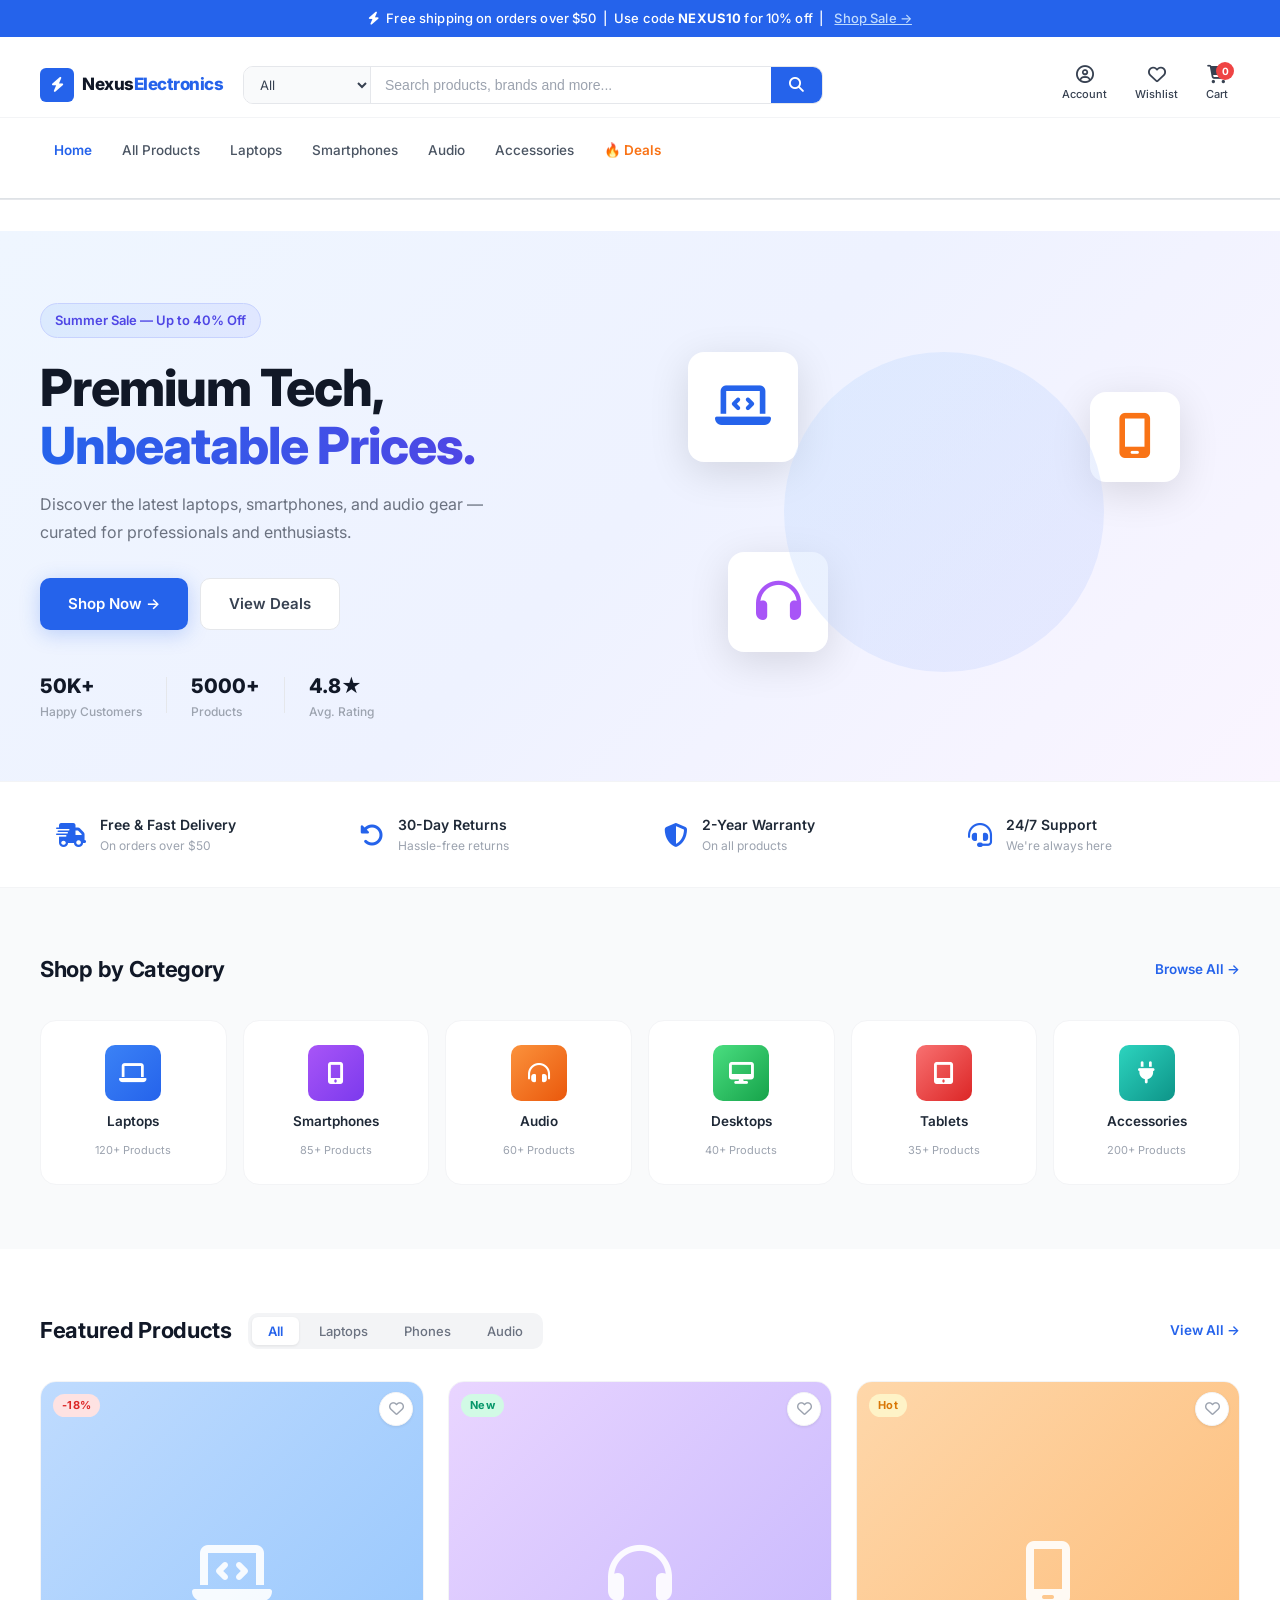
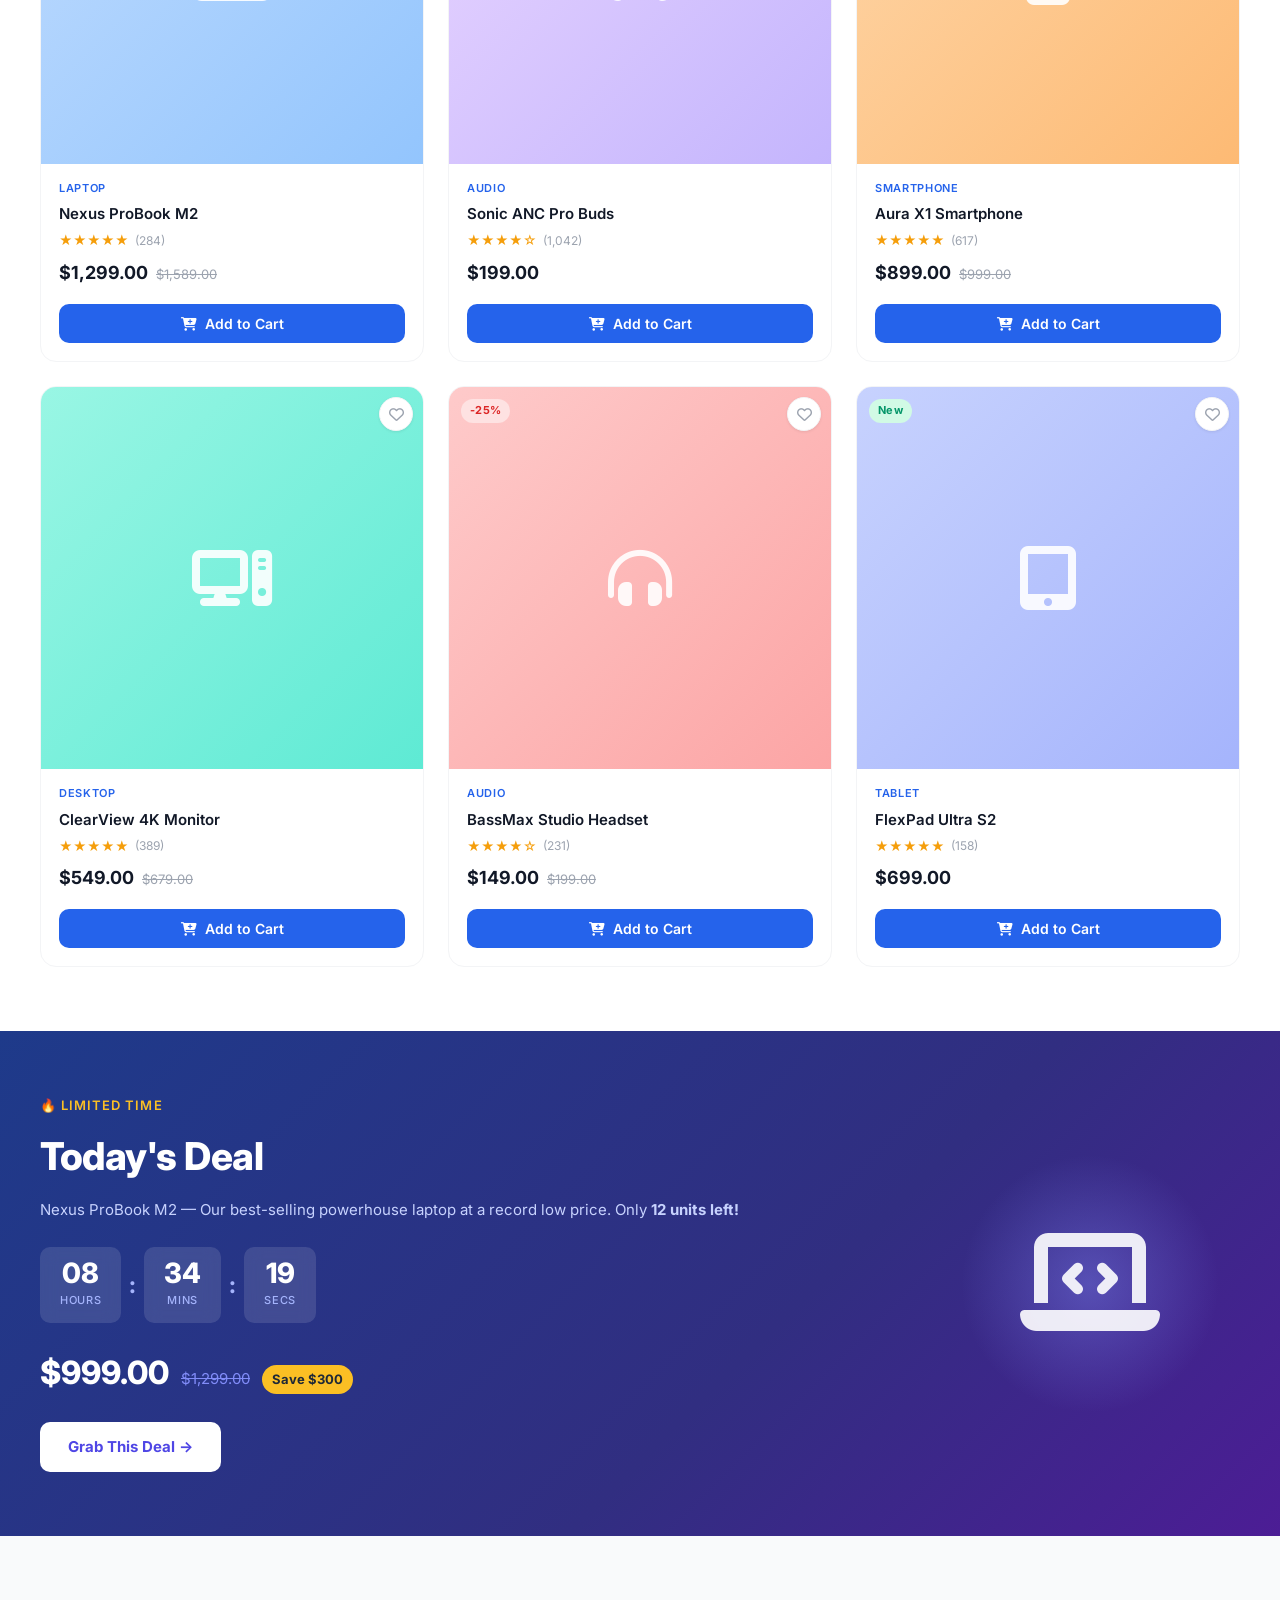
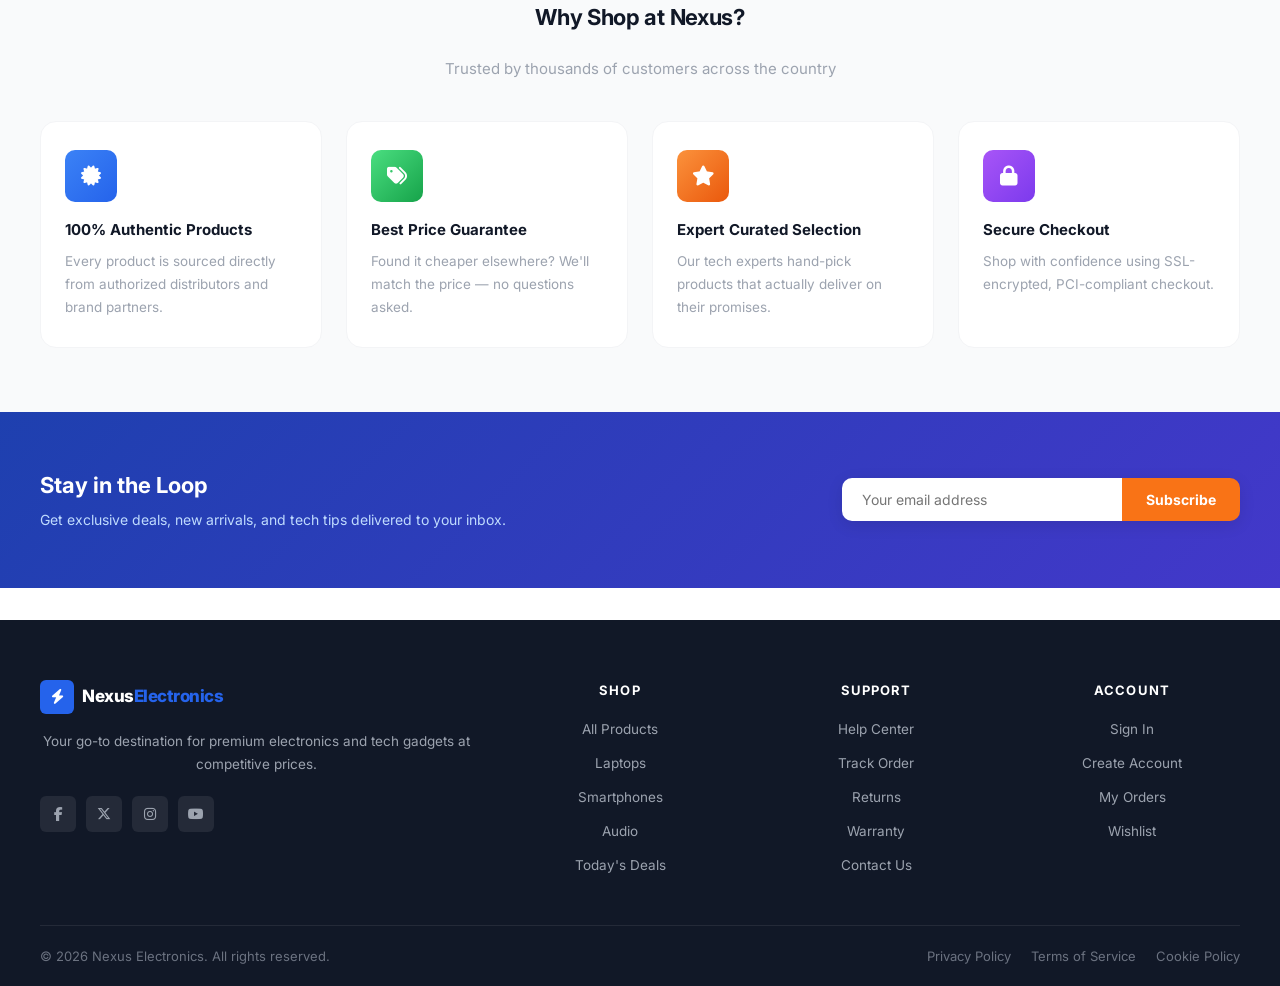
<file: index.html>
<!doctype html>
<html lang="en">

<head>
  <meta charset="UTF-8" />
  <meta name="viewport" content="width=device-width, initial-scale=1.0" />
  <title>Nexus Electronics — Premium Tech, Delivered Fast</title>
  <meta name="description" content="Shop the latest laptops, smartphones, audio, and accessories at Nexus Electronics. Best prices, fast delivery, and easy returns." />

  <link rel="preconnect" href="https://fonts.googleapis.com" />
  <link rel="preconnect" href="https://fonts.gstatic.com" crossorigin />
  <link href="https://fonts.googleapis.com/css2?family=Inter:wght@300;400;500;600;700;800&display=swap" rel="stylesheet" />
  <link rel="stylesheet" href="https://cdnjs.cloudflare.com/ajax/libs/font-awesome/6.4.0/css/all.min.css" />
  <link rel="stylesheet" href="css/style.css" />
  <link rel="stylesheet" href="css/home.css" />
</head>

<body>

  <!-- ===== TOP ANNOUNCEMENT BAR ===== -->
  <div class="announcement-bar">
    <span><i class="fa-solid fa-bolt"></i> Free shipping on orders over $50 &nbsp;|&nbsp; Use code <strong>NEXUS10</strong> for 10% off &nbsp;|&nbsp; <a href="#">Shop Sale &rarr;</a></span>
  </div>

  <!-- ===== NAVBAR ===== -->
  <header class="navbar" id="main-navbar">
    <div class="nav-inner">
      <!-- Logo -->
      <a href="index.html" class="logo" id="site-logo">
        <span class="logo-icon"><i class="fa-solid fa-bolt"></i></span>
        <span class="logo-text">Nexus<span class="logo-accent">Electronics</span></span>
      </a>

      <!-- Search Bar -->
      <div class="search-bar" id="search-bar">
        <select class="search-category" id="search-category-select">
          <option>All</option>
          <option>Laptops</option>
          <option>Smartphones</option>
          <option>Audio</option>
          <option>Accessories</option>
        </select>
        <input type="text" class="search-input" id="search-input" placeholder="Search products, brands and more..." />
        <button class="search-btn" id="search-btn" aria-label="Search"><i class="fa-solid fa-magnifying-glass"></i></button>
      </div>

      <!-- Nav Actions -->
      <nav class="nav-actions" id="nav-actions">
        <a href="login.html" class="nav-action-link" id="nav-login">
          <i class="fa-regular fa-circle-user"></i>
          <span>Account</span>
        </a>
        <a href="#" class="nav-action-link" id="nav-wishlist">
          <i class="fa-regular fa-heart"></i>
          <span>Wishlist</span>
        </a>
        <a href="cart.html" class="nav-action-link nav-cart" id="nav-cart">
          <i class="fa-solid fa-cart-shopping"></i>
          <span>Cart</span>
          <span class="cart-badge" id="cart-count">0</span>
        </a>
      </nav>

      <!-- Hamburger -->
      <button class="hamburger" id="hamburger" aria-label="Menu">
        <span></span><span></span><span></span>
      </button>
    </div>

    <!-- Secondary Nav -->
    <nav class="secondary-nav" id="secondary-nav">
      <div class="nav-inner">
        <ul class="sec-nav-list">
          <li><a href="index.html" class="sec-nav-link active">Home</a></li>
          <li><a href="products.html" class="sec-nav-link">All Products</a></li>
          <li><a href="products.html?cat=laptops" class="sec-nav-link">Laptops</a></li>
          <li><a href="products.html?cat=smartphones" class="sec-nav-link">Smartphones</a></li>
          <li><a href="products.html?cat=audio" class="sec-nav-link">Audio</a></li>
          <li><a href="products.html?cat=accessories" class="sec-nav-link">Accessories</a></li>
          <li><a href="#deals" class="sec-nav-link sec-nav-sale">&#128293; Deals</a></li>
        </ul>
      </div>
    </nav>
  </header>

  <!-- ===== MAIN ===== -->
  <main>

    <!-- ===== HERO SECTION ===== -->
    <section class="hero-section" id="hero">
      <div class="hero-inner container">
        <div class="hero-content">
          <span class="hero-badge">Summer Sale &mdash; Up to 40% Off</span>
          <h1 class="hero-title">Premium Tech,<br /><span class="hero-accent">Unbeatable Prices.</span></h1>
          <p class="hero-subtitle">Discover the latest laptops, smartphones, and audio gear &mdash; curated for professionals and enthusiasts.</p>
          <div class="hero-actions">
            <a href="products.html" class="btn-hero-primary" id="hero-shop-now">Shop Now &rarr;</a>
            <a href="#deals" class="btn-hero-ghost" id="hero-view-deals">View Deals</a>
          </div>
          <div class="hero-stats">
            <div class="hero-stat">
              <strong>50K+</strong>
              <span>Happy Customers</span>
            </div>
            <div class="hero-stat-divider"></div>
            <div class="hero-stat">
              <strong>5000+</strong>
              <span>Products</span>
            </div>
            <div class="hero-stat-divider"></div>
            <div class="hero-stat">
              <strong>4.8&#9733;</strong>
              <span>Avg. Rating</span>
            </div>
          </div>
        </div>
        <div class="hero-visual">
          <div class="hero-card-float hero-card-1">
            <i class="fa-solid fa-laptop-code"></i>
          </div>
          <div class="hero-card-float hero-card-2">
            <i class="fa-solid fa-mobile-screen"></i>
          </div>
          <div class="hero-card-float hero-card-3">
            <i class="fa-solid fa-headphones"></i>
          </div>
          <div class="hero-circle"></div>
        </div>
      </div>
    </section>

    <!-- ===== TRUST BADGES ===== -->
    <section class="trust-bar">
      <div class="container">
        <div class="trust-grid">
          <div class="trust-item">
            <i class="fa-solid fa-truck-fast"></i>
            <div>
              <strong>Free &amp; Fast Delivery</strong>
              <span>On orders over $50</span>
            </div>
          </div>
          <div class="trust-item">
            <i class="fa-solid fa-rotate-left"></i>
            <div>
              <strong>30-Day Returns</strong>
              <span>Hassle-free returns</span>
            </div>
          </div>
          <div class="trust-item">
            <i class="fa-solid fa-shield-halved"></i>
            <div>
              <strong>2-Year Warranty</strong>
              <span>On all products</span>
            </div>
          </div>
          <div class="trust-item">
            <i class="fa-solid fa-headset"></i>
            <div>
              <strong>24/7 Support</strong>
              <span>We're always here</span>
            </div>
          </div>
        </div>
      </div>
    </section>

    <!-- ===== CATEGORIES ===== -->
    <section class="section categories-section" id="categories">
      <div class="container">
        <div class="section-header">
          <h2 class="section-title">Shop by Category</h2>
          <a href="products.html" class="section-link">Browse All &rarr;</a>
        </div>
        <div class="categories-grid">
          <a href="products.html?cat=laptops" class="category-card" id="cat-laptops">
            <div class="cat-icon-wrap cat-blue"><i class="fa-solid fa-laptop"></i></div>
            <span class="cat-name">Laptops</span>
            <span class="cat-count">120+ Products</span>
          </a>
          <a href="products.html?cat=smartphones" class="category-card" id="cat-smartphones">
            <div class="cat-icon-wrap cat-purple"><i class="fa-solid fa-mobile-screen-button"></i></div>
            <span class="cat-name">Smartphones</span>
            <span class="cat-count">85+ Products</span>
          </a>
          <a href="products.html?cat=audio" class="category-card" id="cat-audio">
            <div class="cat-icon-wrap cat-orange"><i class="fa-solid fa-headphones-simple"></i></div>
            <span class="cat-name">Audio</span>
            <span class="cat-count">60+ Products</span>
          </a>
          <a href="products.html?cat=desktops" class="category-card" id="cat-desktops">
            <div class="cat-icon-wrap cat-green"><i class="fa-solid fa-desktop"></i></div>
            <span class="cat-name">Desktops</span>
            <span class="cat-count">40+ Products</span>
          </a>
          <a href="products.html?cat=tablets" class="category-card" id="cat-tablets">
            <div class="cat-icon-wrap cat-red"><i class="fa-solid fa-tablet-screen-button"></i></div>
            <span class="cat-name">Tablets</span>
            <span class="cat-count">35+ Products</span>
          </a>
          <a href="products.html?cat=accessories" class="category-card" id="cat-accessories">
            <div class="cat-icon-wrap cat-teal"><i class="fa-solid fa-plug"></i></div>
            <span class="cat-name">Accessories</span>
            <span class="cat-count">200+ Products</span>
          </a>
        </div>
      </div>
    </section>

    <!-- ===== FEATURED PRODUCTS ===== -->
    <section class="section products-section" id="products">
      <div class="container">
        <div class="section-header">
          <h2 class="section-title">Featured Products</h2>
          <div class="product-tabs" id="product-tabs">
            <button class="tab-btn active" data-tab="all" id="tab-all">All</button>
            <button class="tab-btn" data-tab="laptops" id="tab-laptops">Laptops</button>
            <button class="tab-btn" data-tab="smartphones" id="tab-smartphones">Phones</button>
            <button class="tab-btn" data-tab="audio" id="tab-audio">Audio</button>
          </div>
          <a href="products.html" class="section-link">View All &rarr;</a>
        </div>

        <div class="products-grid" id="products-grid">

          <!-- Product 1 -->
          <article class="product-card" data-category="laptops" id="product-1">
            <div class="product-badges"><span class="badge badge-sale">-18%</span></div>
            <button class="wishlist-btn" aria-label="Add to wishlist" id="wish-1"><i class="fa-regular fa-heart"></i></button>
            <div class="product-image-wrap">
              <div class="product-img-placeholder pimg-blue"><i class="fa-solid fa-laptop-code"></i></div>
            </div>
            <div class="product-info">
              <span class="product-category-tag">Laptop</span>
              <h3 class="product-name">Nexus ProBook M2</h3>
              <div class="product-rating">
                <span class="stars">&#9733;&#9733;&#9733;&#9733;&#9733;</span>
                <span class="rating-count">(284)</span>
              </div>
              <div class="product-pricing">
                <span class="price-current">$1,299.00</span>
                <span class="price-original">$1,589.00</span>
              </div>
              <button class="btn-add-cart" onclick="addToCart(1, 'Nexus ProBook M2', 1299)" id="add-cart-1">
                <i class="fa-solid fa-cart-plus"></i> Add to Cart
              </button>
            </div>
          </article>

          <!-- Product 2 -->
          <article class="product-card" data-category="audio" id="product-2">
            <div class="product-badges"><span class="badge badge-new">New</span></div>
            <button class="wishlist-btn" aria-label="Add to wishlist" id="wish-2"><i class="fa-regular fa-heart"></i></button>
            <div class="product-image-wrap">
              <div class="product-img-placeholder pimg-purple"><i class="fa-solid fa-headphones"></i></div>
            </div>
            <div class="product-info">
              <span class="product-category-tag">Audio</span>
              <h3 class="product-name">Sonic ANC Pro Buds</h3>
              <div class="product-rating">
                <span class="stars">&#9733;&#9733;&#9733;&#9733;&#9734;</span>
                <span class="rating-count">(1,042)</span>
              </div>
              <div class="product-pricing">
                <span class="price-current">$199.00</span>
              </div>
              <button class="btn-add-cart" onclick="addToCart(2, 'Sonic ANC Pro Buds', 199)" id="add-cart-2">
                <i class="fa-solid fa-cart-plus"></i> Add to Cart
              </button>
            </div>
          </article>

          <!-- Product 3 -->
          <article class="product-card" data-category="smartphones" id="product-3">
            <div class="product-badges"><span class="badge badge-hot">Hot</span></div>
            <button class="wishlist-btn" aria-label="Add to wishlist" id="wish-3"><i class="fa-regular fa-heart"></i></button>
            <div class="product-image-wrap">
              <div class="product-img-placeholder pimg-orange"><i class="fa-solid fa-mobile-screen"></i></div>
            </div>
            <div class="product-info">
              <span class="product-category-tag">Smartphone</span>
              <h3 class="product-name">Aura X1 Smartphone</h3>
              <div class="product-rating">
                <span class="stars">&#9733;&#9733;&#9733;&#9733;&#9733;</span>
                <span class="rating-count">(617)</span>
              </div>
              <div class="product-pricing">
                <span class="price-current">$899.00</span>
                <span class="price-original">$999.00</span>
              </div>
              <button class="btn-add-cart" onclick="addToCart(3, 'Aura X1 Smartphone', 899)" id="add-cart-3">
                <i class="fa-solid fa-cart-plus"></i> Add to Cart
              </button>
            </div>
          </article>

          <!-- Product 4 -->
          <article class="product-card" data-category="laptops" id="product-4">
            <button class="wishlist-btn" aria-label="Add to wishlist" id="wish-4"><i class="fa-regular fa-heart"></i></button>
            <div class="product-image-wrap">
              <div class="product-img-placeholder pimg-teal"><i class="fa-solid fa-computer"></i></div>
            </div>
            <div class="product-info">
              <span class="product-category-tag">Desktop</span>
              <h3 class="product-name">ClearView 4K Monitor</h3>
              <div class="product-rating">
                <span class="stars">&#9733;&#9733;&#9733;&#9733;&#9733;</span>
                <span class="rating-count">(389)</span>
              </div>
              <div class="product-pricing">
                <span class="price-current">$549.00</span>
                <span class="price-original">$679.00</span>
              </div>
              <button class="btn-add-cart" onclick="addToCart(4, 'ClearView 4K Monitor', 549)" id="add-cart-4">
                <i class="fa-solid fa-cart-plus"></i> Add to Cart
              </button>
            </div>
          </article>

          <!-- Product 5 -->
          <article class="product-card" data-category="audio" id="product-5">
            <div class="product-badges"><span class="badge badge-sale">-25%</span></div>
            <button class="wishlist-btn" aria-label="Add to wishlist" id="wish-5"><i class="fa-regular fa-heart"></i></button>
            <div class="product-image-wrap">
              <div class="product-img-placeholder pimg-red"><i class="fa-solid fa-headphones-simple"></i></div>
            </div>
            <div class="product-info">
              <span class="product-category-tag">Audio</span>
              <h3 class="product-name">BassMax Studio Headset</h3>
              <div class="product-rating">
                <span class="stars">&#9733;&#9733;&#9733;&#9733;&#9734;</span>
                <span class="rating-count">(231)</span>
              </div>
              <div class="product-pricing">
                <span class="price-current">$149.00</span>
                <span class="price-original">$199.00</span>
              </div>
              <button class="btn-add-cart" onclick="addToCart(5, 'BassMax Studio Headset', 149)" id="add-cart-5">
                <i class="fa-solid fa-cart-plus"></i> Add to Cart
              </button>
            </div>
          </article>

          <!-- Product 6 -->
          <article class="product-card" data-category="smartphones" id="product-6">
            <div class="product-badges"><span class="badge badge-new">New</span></div>
            <button class="wishlist-btn" aria-label="Add to wishlist" id="wish-6"><i class="fa-regular fa-heart"></i></button>
            <div class="product-image-wrap">
              <div class="product-img-placeholder pimg-indigo"><i class="fa-solid fa-tablet-screen-button"></i></div>
            </div>
            <div class="product-info">
              <span class="product-category-tag">Tablet</span>
              <h3 class="product-name">FlexPad Ultra S2</h3>
              <div class="product-rating">
                <span class="stars">&#9733;&#9733;&#9733;&#9733;&#9733;</span>
                <span class="rating-count">(158)</span>
              </div>
              <div class="product-pricing">
                <span class="price-current">$699.00</span>
              </div>
              <button class="btn-add-cart" onclick="addToCart(6, 'FlexPad Ultra S2', 699)" id="add-cart-6">
                <i class="fa-solid fa-cart-plus"></i> Add to Cart
              </button>
            </div>
          </article>

        </div>
      </div>
    </section>

    <!-- ===== DEALS BANNER ===== -->
    <section class="deals-banner" id="deals">
      <div class="container">
        <div class="deals-inner">
          <div class="deals-text">
            <span class="deals-eyebrow">&#128293; Limited Time</span>
            <h2>Today's Deal</h2>
            <p>Nexus ProBook M2 &mdash; Our best-selling powerhouse laptop at a record low price. Only <strong>12 units left!</strong></p>
            <div class="deal-countdown" id="deal-countdown">
              <div class="countdown-unit"><span id="cd-hours">08</span><label>Hours</label></div>
              <div class="countdown-sep">:</div>
              <div class="countdown-unit"><span id="cd-mins">34</span><label>Mins</label></div>
              <div class="countdown-sep">:</div>
              <div class="countdown-unit"><span id="cd-secs">22</span><label>Secs</label></div>
            </div>
            <div class="deal-pricing">
              <span class="deal-price">$999.00</span>
              <span class="deal-original">$1,299.00</span>
              <span class="deal-save">Save $300</span>
            </div>
            <a href="products.html" class="btn-deal" id="btn-grab-deal">Grab This Deal &rarr;</a>
          </div>
          <div class="deals-visual">
            <div class="deal-product-icon"><i class="fa-solid fa-laptop-code"></i></div>
            <div class="deal-glow"></div>
          </div>
        </div>
      </div>
    </section>

    <!-- ===== WHY NEXUS ===== -->
    <section class="section why-section">
      <div class="container">
        <div class="section-header center">
          <h2 class="section-title">Why Shop at Nexus?</h2>
          <p class="section-subtitle">Trusted by thousands of customers across the country</p>
        </div>
        <div class="why-grid">
          <div class="why-card" id="why-1">
            <div class="why-icon why-icon-blue"><i class="fa-solid fa-certificate"></i></div>
            <h3>100% Authentic Products</h3>
            <p>Every product is sourced directly from authorized distributors and brand partners.</p>
          </div>
          <div class="why-card" id="why-2">
            <div class="why-icon why-icon-green"><i class="fa-solid fa-tags"></i></div>
            <h3>Best Price Guarantee</h3>
            <p>Found it cheaper elsewhere? We'll match the price &mdash; no questions asked.</p>
          </div>
          <div class="why-card" id="why-3">
            <div class="why-icon why-icon-orange"><i class="fa-solid fa-star"></i></div>
            <h3>Expert Curated Selection</h3>
            <p>Our tech experts hand-pick products that actually deliver on their promises.</p>
          </div>
          <div class="why-card" id="why-4">
            <div class="why-icon why-icon-purple"><i class="fa-solid fa-lock"></i></div>
            <h3>Secure Checkout</h3>
            <p>Shop with confidence using SSL-encrypted, PCI-compliant checkout.</p>
          </div>
        </div>
      </div>
    </section>

    <!-- ===== NEWSLETTER ===== -->
    <section class="newsletter-section">
      <div class="container">
        <div class="newsletter-inner">
          <div class="newsletter-text">
            <h2>Stay in the Loop</h2>
            <p>Get exclusive deals, new arrivals, and tech tips delivered to your inbox.</p>
          </div>
          <form class="newsletter-form" id="newsletter-form" onsubmit="handleNewsletter(event)">
            <input type="email" id="newsletter-email" placeholder="Your email address" required />
            <button type="submit" id="newsletter-submit">Subscribe</button>
          </form>
        </div>
      </div>
    </section>

  </main>

  <!-- ===== FOOTER ===== -->
  <footer class="site-footer">
    <div class="container">
      <div class="footer-grid">
        <div class="footer-brand">
          <a href="index.html" class="logo footer-logo-link" id="footer-logo">
            <span class="logo-icon"><i class="fa-solid fa-bolt"></i></span>
            <span class="logo-text">Nexus<span class="logo-accent">Electronics</span></span>
          </a>
          <p>Your go-to destination for premium electronics and tech gadgets at competitive prices.</p>
          <div class="footer-social">
            <a href="#" aria-label="Facebook" id="social-fb"><i class="fa-brands fa-facebook-f"></i></a>
            <a href="#" aria-label="Twitter" id="social-tw"><i class="fa-brands fa-x-twitter"></i></a>
            <a href="#" aria-label="Instagram" id="social-ig"><i class="fa-brands fa-instagram"></i></a>
            <a href="#" aria-label="YouTube" id="social-yt"><i class="fa-brands fa-youtube"></i></a>
          </div>
        </div>
        <div class="footer-col">
          <h4>Shop</h4>
          <ul>
            <li><a href="products.html">All Products</a></li>
            <li><a href="products.html?cat=laptops">Laptops</a></li>
            <li><a href="products.html?cat=smartphones">Smartphones</a></li>
            <li><a href="products.html?cat=audio">Audio</a></li>
            <li><a href="#deals">Today's Deals</a></li>
          </ul>
        </div>
        <div class="footer-col">
          <h4>Support</h4>
          <ul>
            <li><a href="#">Help Center</a></li>
            <li><a href="#">Track Order</a></li>
            <li><a href="#">Returns</a></li>
            <li><a href="#">Warranty</a></li>
            <li><a href="#">Contact Us</a></li>
          </ul>
        </div>
        <div class="footer-col">
          <h4>Account</h4>
          <ul>
            <li><a href="login.html">Sign In</a></li>
            <li><a href="register.html">Create Account</a></li>
            <li><a href="orders.html">My Orders</a></li>
            <li><a href="#">Wishlist</a></li>
          </ul>
        </div>
      </div>
      <div class="footer-bottom">
        <p>&copy; 2026 Nexus Electronics. All rights reserved.</p>
        <div class="footer-legal">
          <a href="#">Privacy Policy</a>
          <a href="#">Terms of Service</a>
          <a href="#">Cookie Policy</a>
        </div>
      </div>
    </div>
  </footer>

  <script src="js/cart.js"></script>
  <script src="js/home.js"></script>
</body>

</html>
</file>
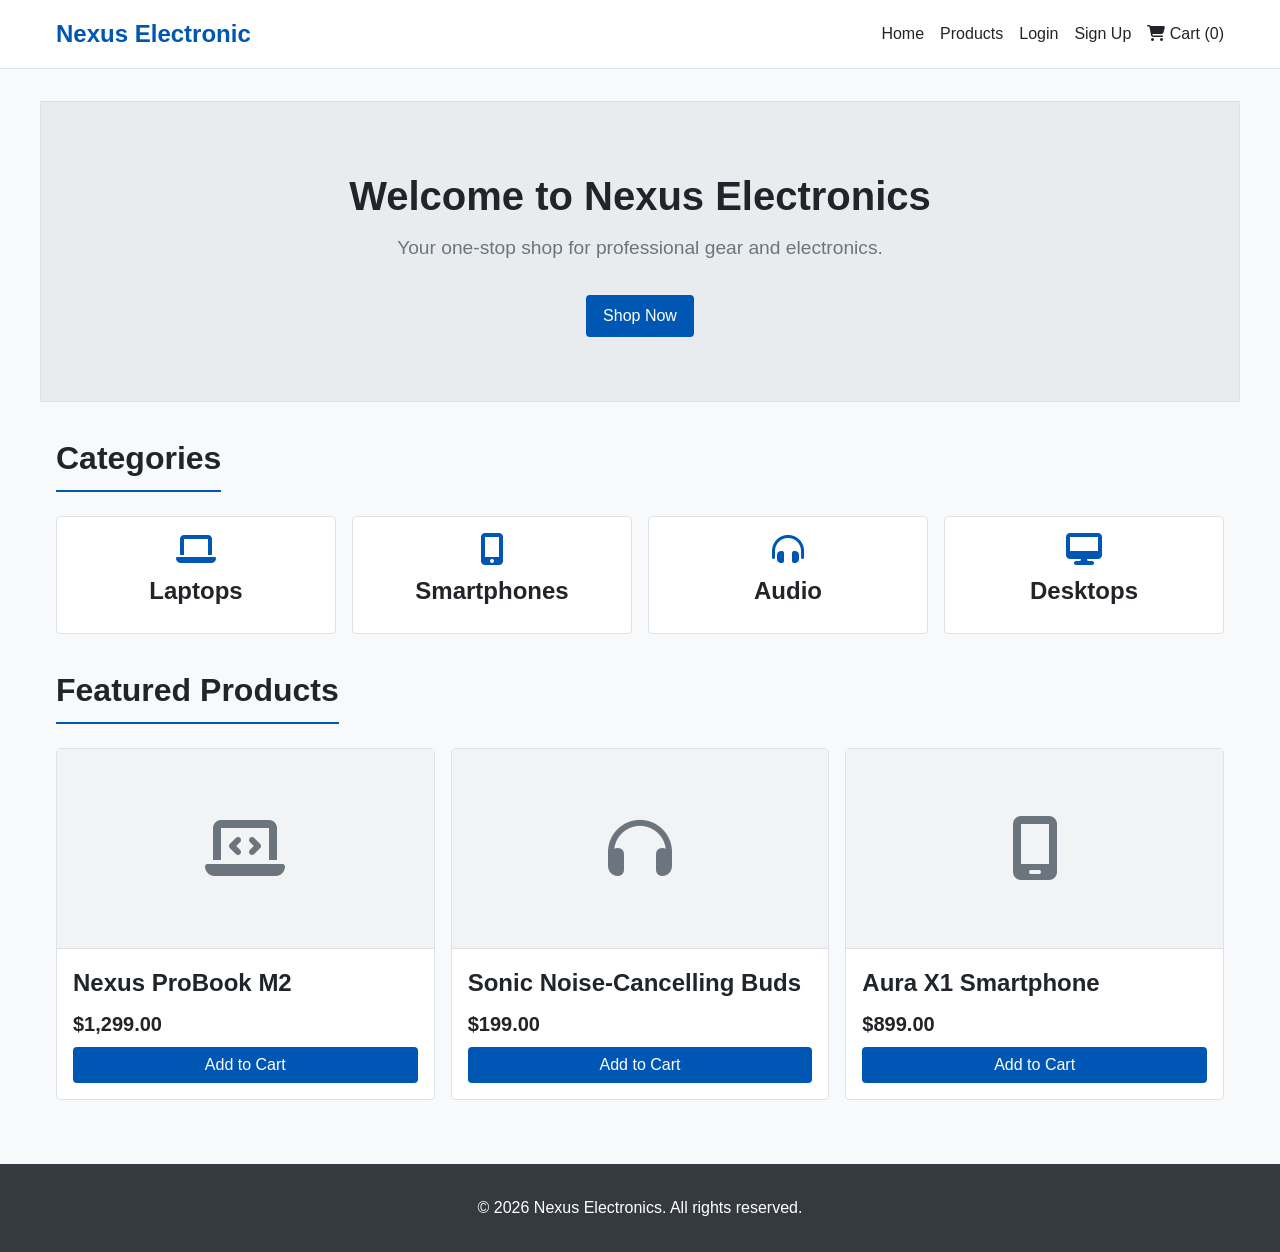
<file: online shoping/index.html>
<!DOCTYPE html>
<html lang="en">
<head>
  <meta charset="UTF-8">
  <meta name="viewport" content="width=device-width, initial-scale=1.0">
  <title>Nexus Electronics - Home</title>
  
  <link rel="stylesheet" href="https://cdnjs.cloudflare.com/ajax/libs/font-awesome/6.4.0/css/all.min.css">
  <link rel="stylesheet" href="css/style.css">
</head>
<body>

  <!-- Navigation -->
  <header class="navbar">
    <div class="container">
      <a href="index.html" class="logo">Nexus Electronic</a>
      
      <nav class="nav-links">
        <a href="index.html">Home</a>
        <a href="#products">Products</a>
        <a href="login.html">Login</a>
        <a href="register.html">Sign Up</a>
        <a href="cart.html">
          <i class="fa-solid fa-cart-shopping"></i> Cart (<span id="cart-count">0</span>)
        </a>
      </nav>
    </div>
  </header>

  <!-- Main Content -->
  <main>
    <!-- Simple Hero Section -->
    <section class="container mb-4 text-center" style="padding: 4rem 0; background-color: #e9ecef; border: 1px solid var(--border-color);">
      <h1>Welcome to Nexus Electronics</h1>
      <p style="font-size: 1.2rem; color: var(--text-muted); margin-bottom: 2rem;">Your one-stop shop for professional gear and electronics.</p>
      <a href="#products" class="btn btn-primary">Shop Now</a>
    </section>

    <!-- Categories -->
    <section class="container mb-4">
      <h2 style="border-bottom: 2px solid var(--primary-color); display: inline-block; padding-bottom: 0.5rem; margin-bottom: 1.5rem;">Categories</h2>
      <div class="grid grid-cols-4 text-center">
        <div class="card" style="cursor: pointer;">
          <i class="fa-solid fa-laptop" style="font-size: 2rem; color: var(--primary-color); margin-bottom: 0.5rem;"></i>
          <h3>Laptops</h3>
        </div>
        <div class="card" style="cursor: pointer;">
          <i class="fa-solid fa-mobile-screen-button" style="font-size: 2rem; color: var(--primary-color); margin-bottom: 0.5rem;"></i>
          <h3>Smartphones</h3>
        </div>
        <div class="card" style="cursor: pointer;">
          <i class="fa-solid fa-headphones-simple" style="font-size: 2rem; color: var(--primary-color); margin-bottom: 0.5rem;"></i>
          <h3>Audio</h3>
        </div>
        <div class="card" style="cursor: pointer;">
          <i class="fa-solid fa-desktop" style="font-size: 2rem; color: var(--primary-color); margin-bottom: 0.5rem;"></i>
          <h3>Desktops</h3>
        </div>
      </div>
    </section>

    <!-- Featured Products -->
    <section id="products" class="container mb-4">
      <h2 style="border-bottom: 2px solid var(--primary-color); display: inline-block; padding-bottom: 0.5rem; margin-bottom: 1.5rem;">Featured Products</h2>
      
      <div class="grid grid-cols-3">
        <!-- Product 1 -->
        <article class="card product-card">
          <div style="background-color: #f1f3f5; height: 200px; display: flex; align-items: center; justify-content: center; border-bottom: 1px solid var(--border-color); margin: -1rem -1rem 1rem -1rem;">
             <i class="fa-solid fa-laptop-code" style="font-size: 4rem; color: var(--secondary-color);"></i>
          </div>
          <h3>Nexus ProBook M2</h3>
          <span class="price">$1,299.00</span>
          <button class="btn btn-primary w-100" onclick="addToCart(1, 'Nexus ProBook M2', 1299)">Add to Cart</button>
        </article>

        <!-- Product 2 -->
        <article class="card product-card">
          <div style="background-color: #f1f3f5; height: 200px; display: flex; align-items: center; justify-content: center; border-bottom: 1px solid var(--border-color); margin: -1rem -1rem 1rem -1rem;">
             <i class="fa-solid fa-headphones" style="font-size: 4rem; color: var(--secondary-color);"></i>
          </div>
          <h3>Sonic Noise-Cancelling Buds</h3>
          <span class="price">$199.00</span>
          <button class="btn btn-primary w-100" onclick="addToCart(2, 'Sonic Noise-Cancelling Buds', 199)">Add to Cart</button>
        </article>

        <!-- Product 3 -->
        <article class="card product-card">
          <div style="background-color: #f1f3f5; height: 200px; display: flex; align-items: center; justify-content: center; border-bottom: 1px solid var(--border-color); margin: -1rem -1rem 1rem -1rem;">
             <i class="fa-solid fa-mobile-screen" style="font-size: 4rem; color: var(--secondary-color);"></i>
          </div>
          <h3>Aura X1 Smartphone</h3>
          <span class="price">$899.00</span>
          <button class="btn btn-primary w-100" onclick="addToCart(3, 'Aura X1 Smartphone', 899)">Add to Cart</button>
        </article>
      </div>
    </section>
  </main>

  <!-- Footer -->
  <footer>
    <div class="container">
      <p>&copy; 2026 Nexus Electronics. All rights reserved.</p>
    </div>
  </footer>

  <script src="js/cart.js"></script>
</body>
</html>
</file>
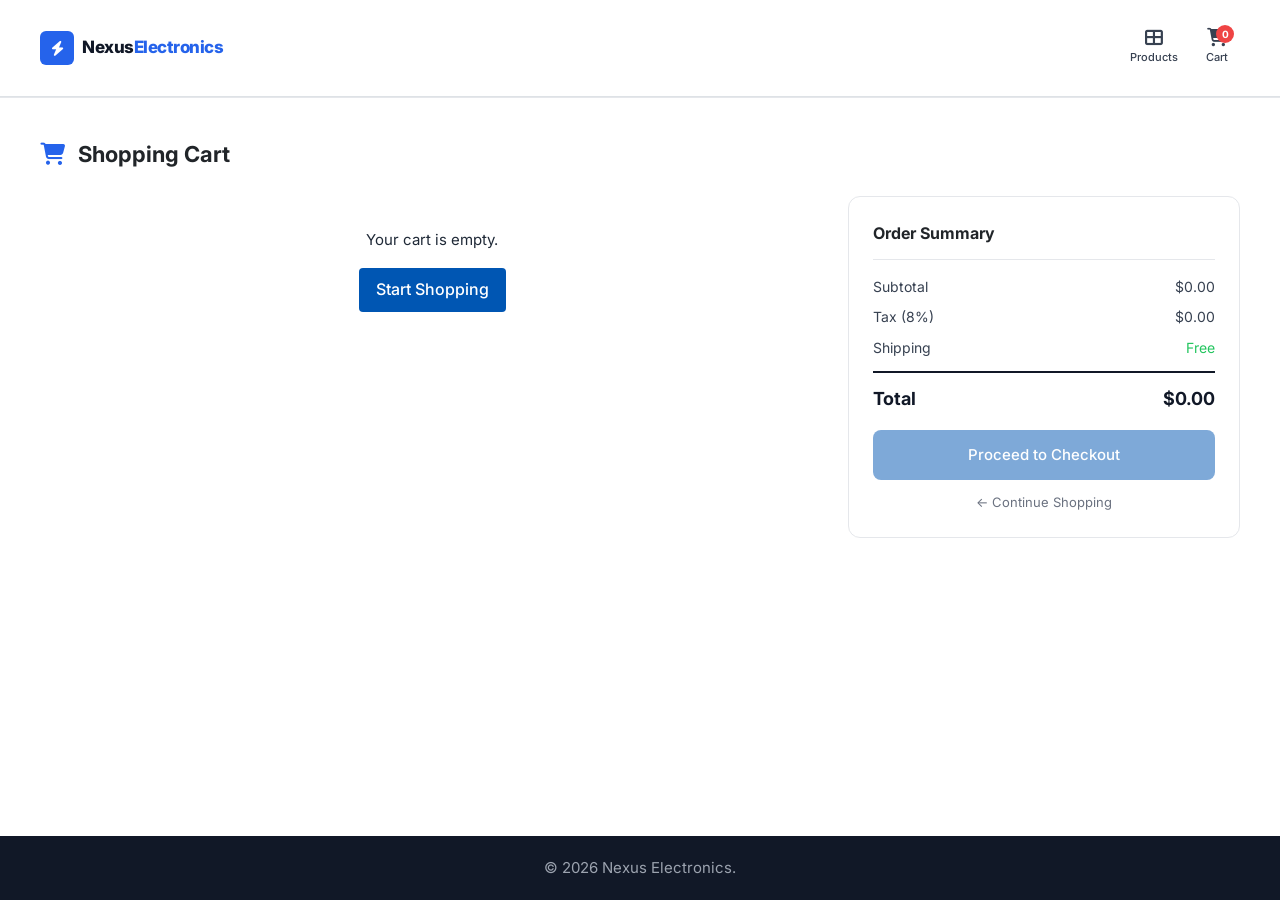
<file: cart.html>
<!DOCTYPE html>
<html lang="en">
<head>
  <meta charset="UTF-8">
  <meta name="viewport" content="width=device-width, initial-scale=1.0">
  <title>Shopping Cart — Nexus Electronics</title>
  <link href="https://fonts.googleapis.com/css2?family=Inter:wght@400;500;600;700&display=swap" rel="stylesheet">
  <link rel="stylesheet" href="https://cdnjs.cloudflare.com/ajax/libs/font-awesome/6.4.0/css/all.min.css">
  <link rel="stylesheet" href="css/style.css">
  <link rel="stylesheet" href="css/home.css">
  <style>
    .cart-page { padding:40px 0; min-height:60vh; }
    .cart-grid { display:grid; grid-template-columns:2fr 1fr; gap:24px; }
    .cart-item { display:flex; align-items:center; gap:16px; padding:16px 0; border-bottom:1px solid #f3f4f6; }
    .cart-item-info h4 { font-size:15px; font-weight:600; color:#111827; margin-bottom:4px; }
    .cart-item-info .price { font-size:15px; font-weight:700; color:#111827; }
    .qty-controls { display:flex; align-items:center; gap:0; border:1.5px solid #e5e7eb; border-radius:8px; overflow:hidden; }
    .qty-controls button { width:32px; height:32px; border:none; background:#f9fafb; cursor:pointer; font-size:16px; color:#374151; }
    .qty-controls button:hover { background:#e5e7eb; }
    .qty-controls span { width:36px; text-align:center; font-size:14px; font-weight:600; }
    .remove-btn { color:#ef4444; font-size:13px; cursor:pointer; background:none; border:none; margin-left:8px; }
    .remove-btn:hover { text-decoration:underline; }
    .summary-card { background:#fff; border:1.5px solid #e5e7eb; border-radius:12px; padding:24px; height:fit-content; position:sticky; top:100px; }
    .summary-row { display:flex; justify-content:space-between; margin-bottom:8px; font-size:14px; color:#374151; }
    .summary-total { display:flex; justify-content:space-between; padding-top:12px; border-top:2px solid #111827; margin-top:12px; font-size:18px; font-weight:700; color:#111827; }
    @media(max-width:768px){ .cart-grid{grid-template-columns:1fr;} }
  </style>
</head>
<body>

  <header class="navbar" style="position:sticky;top:0;z-index:100;">
    <div class="nav-inner">
      <a href="index.html" class="logo">
        <span class="logo-icon"><i class="fa-solid fa-bolt"></i></span>
        <span class="logo-text">Nexus<span class="logo-accent">Electronics</span></span>
      </a>
      <nav class="nav-actions" style="margin-left:auto;">
        <a href="products.html" class="nav-action-link"><i class="fa-solid fa-th-large"></i><span>Products</span></a>
        <a href="cart.html" class="nav-action-link nav-cart"><i class="fa-solid fa-cart-shopping"></i><span>Cart</span><span class="cart-badge" id="cart-count">0</span></a>
      </nav>
    </div>
  </header>

  <main class="cart-page">
    <div class="container">
      <h1 style="font-size:22px;font-weight:700;margin-bottom:24px;"><i class="fa-solid fa-cart-shopping" style="color:#2563eb;margin-right:8px;"></i> Shopping Cart</h1>

      <div class="cart-grid">
        <!-- Cart Items -->
        <div>
          <div id="cart-items-container">Loading...</div>
        </div>

        <!-- Summary -->
        <div class="summary-card">
          <h3 style="font-size:16px;font-weight:700;margin-bottom:16px;padding-bottom:12px;border-bottom:1px solid #e5e7eb;">Order Summary</h3>
          <div class="summary-row"><span>Subtotal</span><span id="cart-subtotal">$0.00</span></div>
          <div class="summary-row"><span>Tax (8%)</span><span id="cart-tax">$0.00</span></div>
          <div class="summary-row"><span>Shipping</span><span style="color:#22c55e;">Free</span></div>
          <div class="summary-total"><span>Total</span><span id="cart-total">$0.00</span></div>
          <a href="checkout.html" class="btn btn-primary w-100" id="checkout-btn" style="display:block;text-align:center;margin-top:16px;padding:12px;border-radius:8px;font-size:15px;">
            Proceed to Checkout
          </a>
          <a href="products.html" style="display:block;text-align:center;margin-top:12px;font-size:13px;color:#6b7280;">
            ← Continue Shopping
          </a>
        </div>
      </div>
    </div>
  </main>

  <footer class="site-footer" style="background:#111827;color:#9ca3af;padding:20px 0;text-align:center;">
    <p>&copy; 2026 Nexus Electronics.</p>
  </footer>

  <script src="js/cart.js"></script>
</body>
</html>
</file>
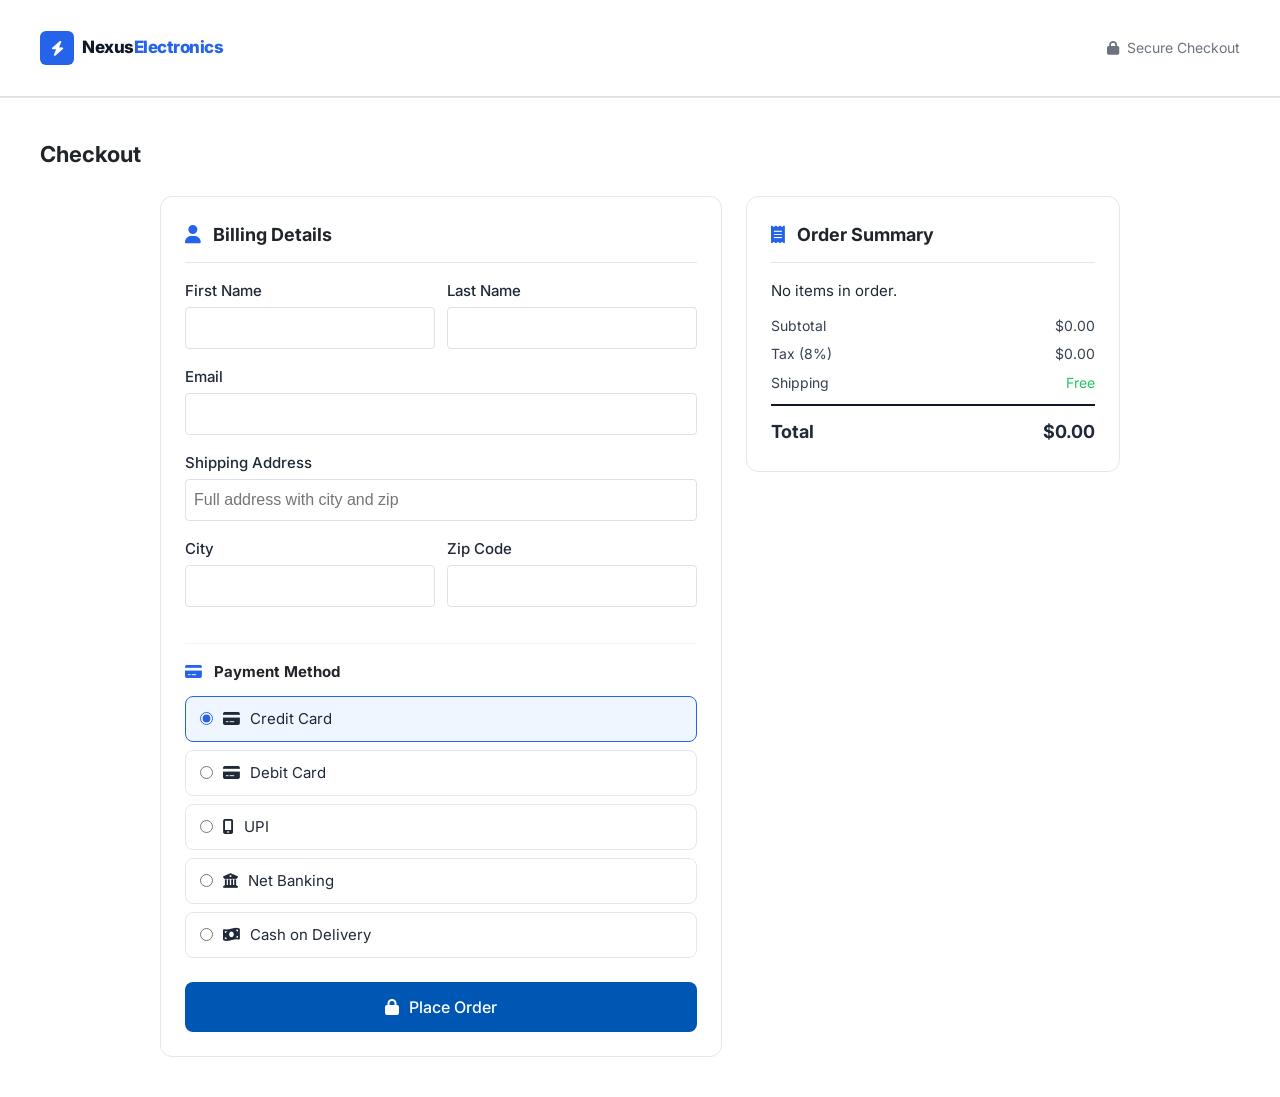
<file: checkout.html>
<!DOCTYPE html>
<html lang="en">
<head>
  <meta charset="UTF-8">
  <meta name="viewport" content="width=device-width, initial-scale=1.0">
  <title>Checkout — Nexus Electronics</title>
  <link href="https://fonts.googleapis.com/css2?family=Inter:wght@400;500;600;700;800&display=swap" rel="stylesheet">
  <link rel="stylesheet" href="https://cdnjs.cloudflare.com/ajax/libs/font-awesome/6.4.0/css/all.min.css">
  <link rel="stylesheet" href="css/style.css">
  <link rel="stylesheet" href="css/home.css">
  <style>
    .checkout-page { padding:40px 0; min-height:60vh; }
    .checkout-grid { display:grid; grid-template-columns:3fr 2fr; gap:24px; max-width:960px; margin:0 auto; }
    .checkout-card { background:#fff; border:1.5px solid #e5e7eb; border-radius:12px; padding:24px; }
    .checkout-card h2 { font-size:18px; font-weight:700; margin-bottom:16px; padding-bottom:12px; border-bottom:1px solid #e5e7eb; }
    .checkout-card h3 { font-size:15px; font-weight:700; margin:20px 0 12px; padding-top:16px; border-top:1px solid #f3f4f6; }
    .row-2 { display:grid; grid-template-columns:1fr 1fr; gap:12px; }
    .payment-options { display:flex; flex-direction:column; gap:8px; }
    .payment-option { display:flex; align-items:center; gap:10px; padding:10px 14px; border:1.5px solid #e5e7eb; border-radius:8px; cursor:pointer; transition:border-color .2s; }
    .payment-option:hover, .payment-option.selected { border-color:#2563eb; background:#eff6ff; }
    .payment-option input { accent-color:#2563eb; }
    .order-item { display:flex; justify-content:space-between; padding:8px 0; font-size:14px; color:#374151; border-bottom:1px solid #f9fafb; }
    .summary-row { display:flex; justify-content:space-between; margin-bottom:6px; font-size:14px; color:#374151; }
    .summary-total { display:flex; justify-content:space-between; padding-top:12px; border-top:2px solid #111827; margin-top:10px; font-size:18px; font-weight:700; }
    .success-overlay { display:none; position:fixed; inset:0; background:rgba(0,0,0,.5); z-index:999; align-items:center; justify-content:center; }
    .success-box { background:#fff; border-radius:16px; padding:3rem; text-align:center; max-width:400px; box-shadow:0 20px 60px rgba(0,0,0,.2); }
    .success-box .check { width:64px; height:64px; background:#22c55e; border-radius:50%; display:flex; align-items:center; justify-content:center; margin:0 auto 16px; color:#fff; font-size:28px; }
    @media(max-width:768px){ .checkout-grid{grid-template-columns:1fr;} }
  </style>
</head>
<body>

  <header class="navbar" style="position:sticky;top:0;z-index:100;">
    <div class="nav-inner">
      <a href="index.html" class="logo">
        <span class="logo-icon"><i class="fa-solid fa-bolt"></i></span>
        <span class="logo-text">Nexus<span class="logo-accent">Electronics</span></span>
      </a>
      <span style="margin-left:auto;font-size:14px;color:#6b7280;"><i class="fa-solid fa-lock" style="margin-right:4px;"></i> Secure Checkout</span>
    </div>
  </header>

  <main class="checkout-page">
    <div class="container">
      <h1 style="font-size:22px;font-weight:700;margin-bottom:24px;">Checkout</h1>

      <div class="checkout-grid">
        <!-- Form -->
        <div class="checkout-card">
          <h2><i class="fa-solid fa-user" style="color:#2563eb;margin-right:8px;"></i> Billing Details</h2>
          <form id="checkout-form">
            <div class="row-2">
              <div class="form-group">
                <label class="form-label">First Name</label>
                <input type="text" class="form-control" id="c-fname" name="first_name" required>
              </div>
              <div class="form-group">
                <label class="form-label">Last Name</label>
                <input type="text" class="form-control" id="c-lname" name="last_name" required>
              </div>
            </div>
            <div class="form-group">
              <label class="form-label">Email</label>
              <input type="email" class="form-control" id="c-email" name="email" required>
            </div>
            <div class="form-group">
              <label class="form-label">Shipping Address</label>
              <input type="text" class="form-control" id="c-address" name="shipping_address" required placeholder="Full address with city and zip">
            </div>
            <div class="row-2">
              <div class="form-group">
                <label class="form-label">City</label>
                <input type="text" class="form-control" id="c-city" required>
              </div>
              <div class="form-group">
                <label class="form-label">Zip Code</label>
                <input type="text" class="form-control" id="c-zip" required>
              </div>
            </div>

            <h3><i class="fa-solid fa-credit-card" style="color:#2563eb;margin-right:8px;"></i> Payment Method</h3>
            <div class="payment-options">
              <label class="payment-option selected">
                <input type="radio" name="payment_method" value="credit_card" checked> <i class="fa-solid fa-credit-card"></i> Credit Card
              </label>
              <label class="payment-option">
                <input type="radio" name="payment_method" value="debit_card"> <i class="fa-solid fa-credit-card"></i> Debit Card
              </label>
              <label class="payment-option">
                <input type="radio" name="payment_method" value="upi"> <i class="fa-solid fa-mobile-screen"></i> UPI
              </label>
              <label class="payment-option">
                <input type="radio" name="payment_method" value="net_banking"> <i class="fa-solid fa-building-columns"></i> Net Banking
              </label>
              <label class="payment-option">
                <input type="radio" name="payment_method" value="cod"> <i class="fa-solid fa-money-bill-wave"></i> Cash on Delivery
              </label>
            </div>

            <button type="submit" class="btn btn-primary w-100" style="margin-top:24px;padding:14px;font-size:16px;border-radius:8px;" id="place-order-btn">
              <i class="fa-solid fa-lock" style="margin-right:6px;"></i> Place Order
            </button>
          </form>
        </div>

        <!-- Order Summary -->
        <div class="checkout-card" style="height:fit-content;position:sticky;top:100px;">
          <h2><i class="fa-solid fa-receipt" style="color:#2563eb;margin-right:8px;"></i> Order Summary</h2>
          <div id="checkout-items-list"></div>
          <div style="margin-top:12px;">
            <div class="summary-row"><span>Subtotal</span><span id="checkout-subtotal">$0.00</span></div>
            <div class="summary-row"><span>Tax (8%)</span><span id="checkout-tax">$0.00</span></div>
            <div class="summary-row"><span>Shipping</span><span style="color:#22c55e;">Free</span></div>
            <div class="summary-total"><span>Total</span><span id="checkout-total">$0.00</span></div>
          </div>
        </div>
      </div>
    </div>
  </main>

  <!-- Success Overlay -->
  <div class="success-overlay" id="success-overlay">
    <div class="success-box">
      <div class="check"><i class="fa-solid fa-check"></i></div>
      <h2 style="margin-bottom:8px;">Order Placed!</h2>
      <p style="color:#6b7280;margin-bottom:8px;" id="success-msg">Your order has been placed successfully.</p>
      <p style="font-size:14px;font-weight:600;margin-bottom:20px;" id="success-order-id"></p>
      <a href="index.html" class="btn btn-primary" style="padding:12px 28px;border-radius:8px;">Continue Shopping</a>
    </div>
  </div>

  <script src="js/cart.js"></script>
  <script>
    // Payment option selection highlight
    document.querySelectorAll('.payment-option').forEach(opt => {
      opt.addEventListener('click', () => {
        document.querySelectorAll('.payment-option').forEach(o => o.classList.remove('selected'));
        opt.classList.add('selected');
        opt.querySelector('input').checked = true;
      });
    });

    // Handle form submit — send to PHP backend
    document.getElementById('checkout-form').addEventListener('submit', function(e) {
      e.preventDefault();

      const btn = document.getElementById('place-order-btn');
      btn.disabled = true;
      btn.innerHTML = '<i class="fa-solid fa-spinner fa-spin"></i> Processing...';

      const address = document.getElementById('c-address').value + ', ' +
                      document.getElementById('c-city').value + ' ' +
                      document.getElementById('c-zip').value;

      const formData = new FormData();
      formData.append('first_name', document.getElementById('c-fname').value);
      formData.append('last_name', document.getElementById('c-lname').value);
      formData.append('email', document.getElementById('c-email').value);
      formData.append('shipping_address', address);
      formData.append('payment_method', document.querySelector('input[name="payment_method"]:checked').value);
      formData.append('cart', JSON.stringify(cart));

      fetch('php/order.php', { method: 'POST', body: formData })
        .then(r => r.json())
        .then(data => {
          if (data.success) {
            // Clear local cart
            cart = [];
            localStorage.removeItem('nexus_cart');
            updateCartCount();

            document.getElementById('success-order-id').textContent = 'Order #ORD-' + String(data.order_id).padStart(3, '0');
            document.getElementById('success-msg').textContent = 'Total: $' + parseFloat(data.total).toFixed(2);
            document.getElementById('success-overlay').style.display = 'flex';
          } else {
            alert(data.error || 'Order failed. Please try again.');
            btn.disabled = false;
            btn.innerHTML = '<i class="fa-solid fa-lock" style="margin-right:6px;"></i> Place Order';
          }
        })
        .catch(err => {
          alert('Connection error. Make sure XAMPP is running.');
          btn.disabled = false;
          btn.innerHTML = '<i class="fa-solid fa-lock" style="margin-right:6px;"></i> Place Order';
        });
    });
  </script>

</body>
</html>
</file>
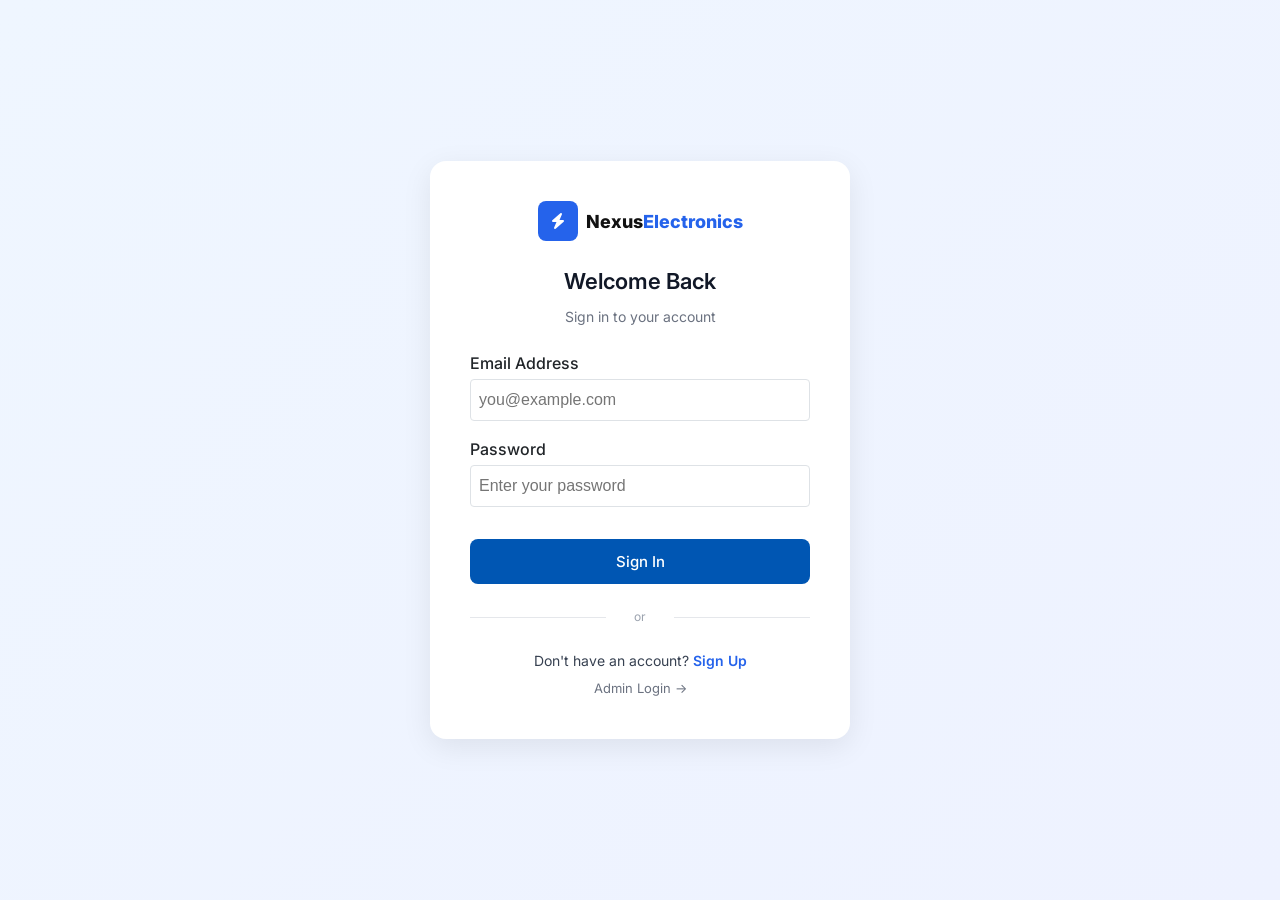
<file: login.html>
<!doctype html>
<html lang="en">
<head>
  <meta charset="UTF-8">
  <meta name="viewport" content="width=device-width, initial-scale=1.0">
  <title>Login — Nexus Electronics</title>
  <link href="https://fonts.googleapis.com/css2?family=Inter:wght@400;500;600;700&display=swap" rel="stylesheet">
  <link rel="stylesheet" href="https://cdnjs.cloudflare.com/ajax/libs/font-awesome/6.4.0/css/all.min.css">
  <link rel="stylesheet" href="css/style.css">
  <style>
    body { display:flex; align-items:center; justify-content:center; min-height:100vh; background:linear-gradient(135deg,#eff6ff,#eef2ff); font-family:'Inter',sans-serif; }
    .login-card { background:#fff; padding:2.5rem; border-radius:16px; box-shadow:0 8px 30px rgba(0,0,0,.08); width:100%; max-width:420px; }
    .login-card h2 { text-align:center; margin-bottom:.5rem; color:#111827; font-size:22px; }
    .login-subtitle { text-align:center; color:#6b7280; font-size:14px; margin-bottom:1.5rem; }
    .logo-wrap { display:flex; align-items:center; justify-content:center; gap:8px; margin-bottom:1.5rem; }
    .logo-wrap .icon { width:40px; height:40px; background:#2563eb; border-radius:8px; display:flex; align-items:center; justify-content:center; color:#fff; font-size:16px; }
    .logo-wrap span { font-size:18px; font-weight:800; color:#111; }
    .logo-wrap .accent { color:#2563eb; }
    .error-msg { background:#fef2f2; color:#dc2626; padding:10px 14px; border-radius:8px; font-size:13px; margin-bottom:1rem; border:1px solid #fecaca; }
    .success-msg { background:#f0fdf4; color:#16a34a; padding:10px 14px; border-radius:8px; font-size:13px; margin-bottom:1rem; border:1px solid #bbf7d0; }
    .divider { text-align:center; color:#9ca3af; font-size:12px; margin:1.5rem 0; position:relative; }
    .divider::before, .divider::after { content:''; position:absolute; top:50%; width:40%; height:1px; background:#e5e7eb; }
    .divider::before { left:0; }
    .divider::after { right:0; }
  </style>
</head>
<body>

  <div class="login-card">
    <div class="logo-wrap">
      <div class="icon"><i class="fa-solid fa-bolt"></i></div>
      <span>Nexus<span class="accent">Electronics</span></span>
    </div>
    <h2>Welcome Back</h2>
    <p class="login-subtitle">Sign in to your account</p>

    <div id="error-box" class="error-msg" style="display:none;"></div>
    <div id="success-box" class="success-msg" style="display:none;"></div>

    <form action="php/login.php" method="POST">
      <div class="form-group">
        <label class="form-label" for="email">Email Address</label>
        <input type="email" id="email" name="email" class="form-control" required placeholder="you@example.com">
      </div>
      <div class="form-group">
        <label class="form-label" for="password">Password</label>
        <input type="password" id="password" name="password" class="form-control" required placeholder="Enter your password">
      </div>
      <button type="submit" class="btn btn-primary w-100" style="margin-top:1rem;padding:12px;font-size:15px;border-radius:8px;">Sign In</button>
    </form>

    <div class="divider">or</div>

    <div class="text-center">
      <p style="font-size:14px;color:#374151;">
        Don't have an account? <a href="register.html" style="color:#2563eb;font-weight:600;">Sign Up</a>
      </p>
      <p style="font-size:13px;margin-top:.5rem;">
        <a href="admin/admin-login.html" style="color:#6b7280;">Admin Login →</a>
      </p>
    </div>
  </div>

  <script>
    const params = new URLSearchParams(window.location.search);
    if (params.get('error')) {
      const box = document.getElementById('error-box');
      box.textContent = params.get('error');
      box.style.display = 'block';
    }
    if (params.get('success')) {
      const box = document.getElementById('success-box');
      box.textContent = params.get('success');
      box.style.display = 'block';
    }
  </script>

</body>
</html>
</file>
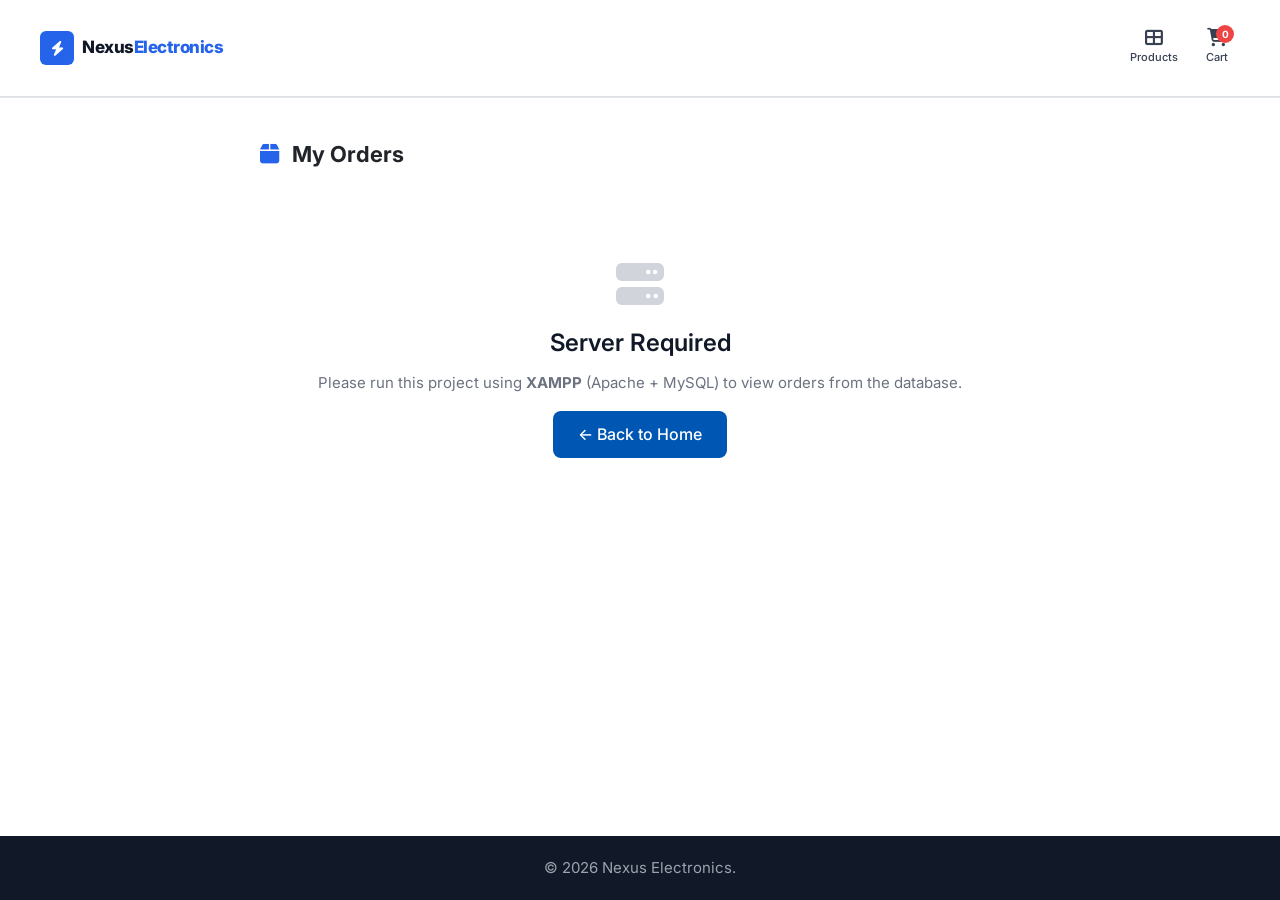
<file: orders.html>
<!DOCTYPE html>
<html lang="en">
<head>
  <meta charset="UTF-8">
  <meta name="viewport" content="width=device-width, initial-scale=1.0">
  <title>My Orders — Nexus Electronics</title>
  <link href="https://fonts.googleapis.com/css2?family=Inter:wght@400;500;600;700&display=swap" rel="stylesheet">
  <link rel="stylesheet" href="https://cdnjs.cloudflare.com/ajax/libs/font-awesome/6.4.0/css/all.min.css">
  <link rel="stylesheet" href="css/style.css">
  <link rel="stylesheet" href="css/home.css">
  <style>
    .orders-page { padding:40px 0; min-height:60vh; }
    .order-card { background:#fff; border:1.5px solid #e5e7eb; border-radius:12px; padding:20px; margin-bottom:16px; }
    .order-header { display:flex; justify-content:space-between; align-items:center; flex-wrap:wrap; gap:8px; margin-bottom:12px; padding-bottom:12px; border-bottom:1px solid #f3f4f6; }
    .order-id { font-weight:700; color:#111827; font-size:15px; }
    .order-date { font-size:13px; color:#6b7280; }
    .status-badge { padding:4px 12px; border-radius:100px; font-size:12px; font-weight:600; text-transform:capitalize; }
    .status-pending { background:#fef3c7; color:#d97706; }
    .status-processing { background:#dbeafe; color:#2563eb; }
    .status-shipped { background:#ede9fe; color:#7c3aed; }
    .status-delivered { background:#d1fae5; color:#059669; }
    .status-cancelled { background:#fee2e2; color:#dc2626; }
    .order-items { margin-bottom:12px; }
    .order-item-row { display:flex; justify-content:space-between; padding:6px 0; font-size:14px; color:#374151; }
    .order-total { display:flex; justify-content:space-between; padding-top:12px; border-top:1px solid #e5e7eb; font-weight:700; font-size:16px; }
    .empty-state { text-align:center; padding:4rem 2rem; color:#6b7280; }
    .empty-state i { font-size:3rem; color:#d1d5db; margin-bottom:16px; }
  </style>
</head>
<body>

  <header class="navbar" style="position:sticky;top:0;z-index:100;">
    <div class="nav-inner">
      <a href="index.html" class="logo">
        <span class="logo-icon"><i class="fa-solid fa-bolt"></i></span>
        <span class="logo-text">Nexus<span class="logo-accent">Electronics</span></span>
      </a>
      <nav class="nav-actions" style="margin-left:auto;">
        <a href="products.html" class="nav-action-link"><i class="fa-solid fa-th-large"></i><span>Products</span></a>
        <a href="cart.html" class="nav-action-link nav-cart"><i class="fa-solid fa-cart-shopping"></i><span>Cart</span><span class="cart-badge" id="cart-count">0</span></a>
      </nav>
    </div>
  </header>

  <main class="orders-page">
    <div class="container" style="max-width:800px;">
      <h1 style="font-size:22px;font-weight:700;margin-bottom:24px;"><i class="fa-solid fa-box" style="color:#2563eb;margin-right:8px;"></i> My Orders</h1>
      <div id="orders-container">
        <p style="text-align:center;color:#6b7280;">Loading orders...</p>
      </div>
    </div>
  </main>

  <footer class="site-footer" style="background:#111827;color:#9ca3af;padding:20px 0;text-align:center;">
    <p>&copy; 2026 Nexus Electronics.</p>
  </footer>

  <script src="js/cart.js"></script>
  <script>
    // For now, show a note that orders require login via XAMPP
    // In production, this would fetch from php/order.php with session
    const container = document.getElementById('orders-container');

    // Try to fetch orders (requires PHP session)
    fetch('php/cart.php')
      .then(r => r.json())
      .then(data => {
        if (data.message && data.message.includes('Not logged in')) {
          container.innerHTML = `
            <div class="empty-state">
              <i class="fa-solid fa-right-to-bracket"></i>
              <h3 style="margin-bottom:8px;color:#111827;">Login Required</h3>
              <p>Please <a href="login.html" style="color:#2563eb;font-weight:600;">sign in</a> to view your order history.</p>
            </div>
          `;
        }
      })
      .catch(() => {
        container.innerHTML = `
          <div class="empty-state">
            <i class="fa-solid fa-server"></i>
            <h3 style="margin-bottom:8px;color:#111827;">Server Required</h3>
            <p>Please run this project using <strong>XAMPP</strong> (Apache + MySQL) to view orders from the database.</p>
            <a href="index.html" class="btn btn-primary" style="margin-top:16px;padding:10px 24px;border-radius:8px;">← Back to Home</a>
          </div>
        `;
      });
  </script>

</body>
</html>
</file>
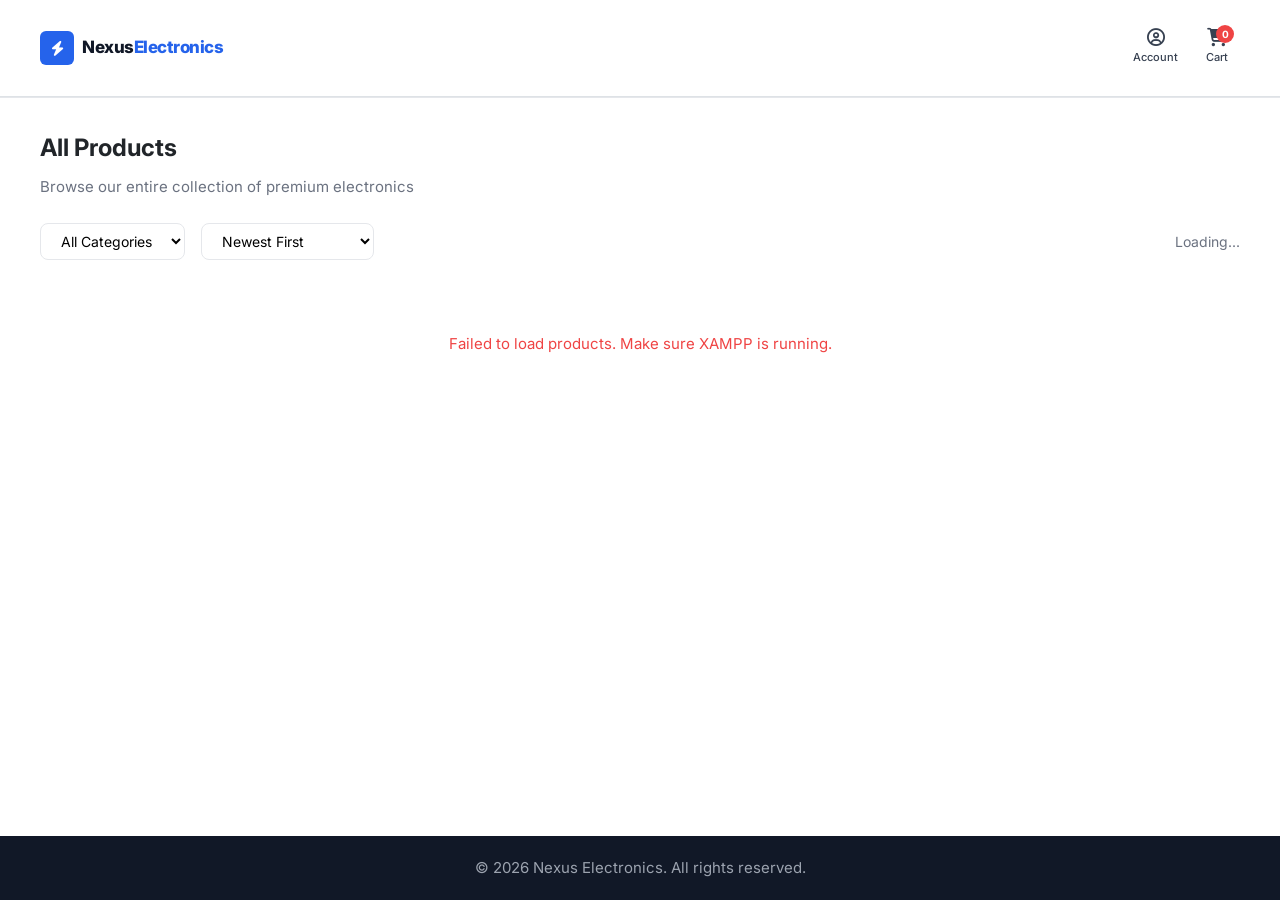
<file: products.html>
<!doctype html>
<html lang="en">
<head>
  <meta charset="UTF-8">
  <meta name="viewport" content="width=device-width, initial-scale=1.0">
  <title>Products — Nexus Electronics</title>
  <link href="https://fonts.googleapis.com/css2?family=Inter:wght@400;500;600;700;800&display=swap" rel="stylesheet">
  <link rel="stylesheet" href="https://cdnjs.cloudflare.com/ajax/libs/font-awesome/6.4.0/css/all.min.css">
  <link rel="stylesheet" href="css/style.css">
  <link rel="stylesheet" href="css/home.css">
  <style>
    .products-page-main { padding: 32px 0; }
    .filter-bar { display:flex; align-items:center; gap:16px; margin-bottom:24px; flex-wrap:wrap; }
    .filter-bar select { padding:8px 16px; border:1.5px solid #e5e7eb; border-radius:8px; font-size:14px; font-family:inherit; background:#fff; cursor:pointer; }
    .products-count { font-size:14px; color:#6b7280; margin-left:auto; }
  </style>
</head>
<body>

  <!-- Simple Navbar -->
  <header class="navbar" style="position:sticky;top:0;z-index:100;">
    <div class="nav-inner">
      <a href="index.html" class="logo">
        <span class="logo-icon"><i class="fa-solid fa-bolt"></i></span>
        <span class="logo-text">Nexus<span class="logo-accent">Electronics</span></span>
      </a>
      <nav class="nav-actions" style="margin-left:auto;">
        <a href="login.html" class="nav-action-link"><i class="fa-regular fa-circle-user"></i><span>Account</span></a>
        <a href="cart.html" class="nav-action-link nav-cart"><i class="fa-solid fa-cart-shopping"></i><span>Cart</span><span class="cart-badge" id="cart-count">0</span></a>
      </nav>
    </div>
  </header>

  <main class="products-page-main">
    <div class="container">
      <h1 style="font-size:24px;font-weight:700;margin-bottom:8px;">All Products</h1>
      <p style="color:#6b7280;margin-bottom:24px;">Browse our entire collection of premium electronics</p>

      <div class="filter-bar">
        <select id="filter-category" onchange="filterProducts()">
          <option value="">All Categories</option>
        </select>
        <select id="filter-sort" onchange="filterProducts()">
          <option value="newest">Newest First</option>
          <option value="price-low">Price: Low to High</option>
          <option value="price-high">Price: High to Low</option>
          <option value="name">Name A-Z</option>
        </select>
        <span class="products-count" id="products-count">Loading...</span>
      </div>

      <div class="products-grid" id="products-grid" style="grid-template-columns:repeat(3,1fr);">
        <div style="grid-column:1/-1;text-align:center;padding:3rem;color:#6b7280;">Loading products...</div>
      </div>
    </div>
  </main>

  <footer class="site-footer" style="background:#111827;color:#9ca3af;padding:20px 0;text-align:center;">
    <p>&copy; 2026 Nexus Electronics. All rights reserved.</p>
  </footer>

  <script src="js/cart.js"></script>
  <script>
    let allProducts = [];

    // Load categories
    fetch('php/products.php?action=categories')
      .then(r => r.json())
      .then(cats => {
        const sel = document.getElementById('filter-category');
        cats.forEach(c => {
          sel.innerHTML += `<option value="${c.category_id}">${c.name}</option>`;
        });
      });

    // Load products
    fetch('php/products.php')
      .then(r => r.json())
      .then(data => {
        allProducts = data;
        renderProducts(data);
      })
      .catch(() => {
        document.getElementById('products-grid').innerHTML = '<div style="grid-column:1/-1;text-align:center;padding:3rem;color:#ef4444;">Failed to load products. Make sure XAMPP is running.</div>';
      });

    function filterProducts() {
      let filtered = [...allProducts];
      const cat = document.getElementById('filter-category').value;
      const sort = document.getElementById('filter-sort').value;

      if (cat) filtered = filtered.filter(p => p.category_id == cat);

      switch(sort) {
        case 'price-low': filtered.sort((a,b) => a.price - b.price); break;
        case 'price-high': filtered.sort((a,b) => b.price - a.price); break;
        case 'name': filtered.sort((a,b) => a.name.localeCompare(b.name)); break;
        default: break;
      }

      renderProducts(filtered);
    }

    function renderProducts(products) {
      const grid = document.getElementById('products-grid');
      document.getElementById('products-count').textContent = products.length + ' products';

      if (products.length === 0) {
        grid.innerHTML = '<div style="grid-column:1/-1;text-align:center;padding:3rem;color:#6b7280;">No products found</div>';
        return;
      }

      const iconMap = {
        'Laptops': 'fa-laptop-code', 'Smartphones': 'fa-mobile-screen', 'Audio': 'fa-headphones',
        'Desktops': 'fa-computer', 'Tablets': 'fa-tablet-screen-button', 'Accessories': 'fa-plug'
      };
      const colorMap = {
        'Laptops': 'pimg-blue', 'Smartphones': 'pimg-orange', 'Audio': 'pimg-purple',
        'Desktops': 'pimg-teal', 'Tablets': 'pimg-indigo', 'Accessories': 'pimg-red'
      };

      grid.innerHTML = products.map(p => `
        <article class="product-card">
          <div class="product-image-wrap">
            <div class="product-img-placeholder ${colorMap[p.category_name] || 'pimg-blue'}">
              <i class="fa-solid ${iconMap[p.category_name] || 'fa-box'}"></i>
            </div>
          </div>
          <div class="product-info">
            <span class="product-category-tag">${p.category_name}</span>
            <h3 class="product-name">${p.name}</h3>
            <p style="font-size:12px;color:#9ca3af;margin-bottom:4px;">${p.description || ''}</p>
            <div class="product-pricing">
              <span class="price-current">$${parseFloat(p.price).toFixed(2)}</span>
            </div>
            <span style="font-size:12px;color:${p.stock_qty > 0 ? '#22c55e' : '#ef4444'};">${p.stock_qty > 0 ? 'In Stock ('+p.stock_qty+')' : 'Out of Stock'}</span>
            <button class="btn-add-cart" onclick="addToCart(${p.product_id}, '${p.name.replace(/'/g,"\\'")}', ${p.price})" ${p.stock_qty < 1 ? 'disabled style="opacity:.5;cursor:not-allowed;"' : ''}>
              <i class="fa-solid fa-cart-plus"></i> Add to Cart
            </button>
          </div>
        </article>
      `).join('');
    }
  </script>

</body>
</html>
</file>
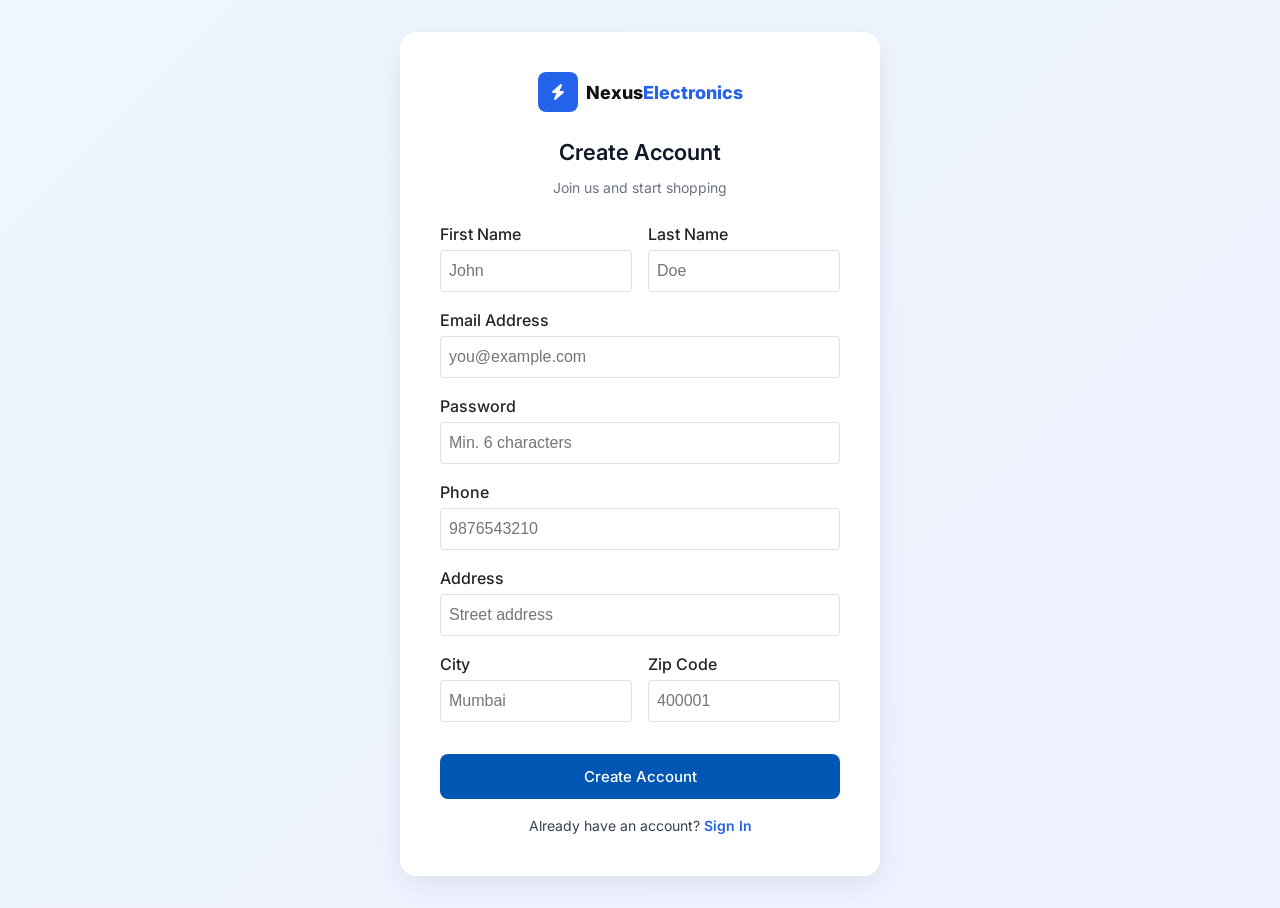
<file: register.html>
<!doctype html>
<html lang="en">
<head>
  <meta charset="UTF-8">
  <meta name="viewport" content="width=device-width, initial-scale=1.0">
  <title>Sign Up — Nexus Electronics</title>
  <link href="https://fonts.googleapis.com/css2?family=Inter:wght@400;500;600;700&display=swap" rel="stylesheet">
  <link rel="stylesheet" href="https://cdnjs.cloudflare.com/ajax/libs/font-awesome/6.4.0/css/all.min.css">
  <link rel="stylesheet" href="css/style.css">
  <style>
    body { display:flex; align-items:center; justify-content:center; min-height:100vh; background:linear-gradient(135deg,#eff6ff,#eef2ff); font-family:'Inter',sans-serif; padding:2rem 1rem; }
    .register-card { background:#fff; padding:2.5rem; border-radius:16px; box-shadow:0 8px 30px rgba(0,0,0,.08); width:100%; max-width:480px; }
    .register-card h2 { text-align:center; margin-bottom:.5rem; color:#111827; font-size:22px; }
    .register-subtitle { text-align:center; color:#6b7280; font-size:14px; margin-bottom:1.5rem; }
    .logo-wrap { display:flex; align-items:center; justify-content:center; gap:8px; margin-bottom:1.5rem; }
    .logo-wrap .icon { width:40px; height:40px; background:#2563eb; border-radius:8px; display:flex; align-items:center; justify-content:center; color:#fff; font-size:16px; }
    .logo-wrap span { font-size:18px; font-weight:800; color:#111; }
    .logo-wrap .accent { color:#2563eb; }
    .error-msg { background:#fef2f2; color:#dc2626; padding:10px 14px; border-radius:8px; font-size:13px; margin-bottom:1rem; border:1px solid #fecaca; }
    .row-2 { display:grid; grid-template-columns:1fr 1fr; gap:1rem; }
  </style>
</head>
<body>

  <div class="register-card">
    <div class="logo-wrap">
      <div class="icon"><i class="fa-solid fa-bolt"></i></div>
      <span>Nexus<span class="accent">Electronics</span></span>
    </div>
    <h2>Create Account</h2>
    <p class="register-subtitle">Join us and start shopping</p>

    <div id="error-box" class="error-msg" style="display:none;"></div>

    <form action="php/register.php" method="POST">
      <div class="row-2">
        <div class="form-group">
          <label class="form-label" for="first_name">First Name</label>
          <input type="text" id="first_name" name="first_name" class="form-control" required placeholder="John">
        </div>
        <div class="form-group">
          <label class="form-label" for="last_name">Last Name</label>
          <input type="text" id="last_name" name="last_name" class="form-control" required placeholder="Doe">
        </div>
      </div>
      <div class="form-group">
        <label class="form-label" for="email">Email Address</label>
        <input type="email" id="email" name="email" class="form-control" required placeholder="you@example.com">
      </div>
      <div class="form-group">
        <label class="form-label" for="password">Password</label>
        <input type="password" id="password" name="password" class="form-control" required placeholder="Min. 6 characters" minlength="6">
      </div>
      <div class="form-group">
        <label class="form-label" for="phone">Phone</label>
        <input type="tel" id="phone" name="phone" class="form-control" placeholder="9876543210">
      </div>
      <div class="form-group">
        <label class="form-label" for="address">Address</label>
        <input type="text" id="address" name="address" class="form-control" placeholder="Street address">
      </div>
      <div class="row-2">
        <div class="form-group">
          <label class="form-label" for="city">City</label>
          <input type="text" id="city" name="city" class="form-control" placeholder="Mumbai">
        </div>
        <div class="form-group">
          <label class="form-label" for="zip_code">Zip Code</label>
          <input type="text" id="zip_code" name="zip_code" class="form-control" placeholder="400001">
        </div>
      </div>
      <button type="submit" class="btn btn-primary w-100" style="margin-top:1rem;padding:12px;font-size:15px;border-radius:8px;">Create Account</button>
    </form>

    <div class="text-center" style="margin-top:1rem;">
      <p style="font-size:14px;color:#374151;">
        Already have an account? <a href="login.html" style="color:#2563eb;font-weight:600;">Sign In</a>
      </p>
    </div>
  </div>

  <script>
    const params = new URLSearchParams(window.location.search);
    if (params.get('error')) {
      const box = document.getElementById('error-box');
      box.textContent = params.get('error');
      box.style.display = 'block';
    }
  </script>

</body>
</html>
</file>
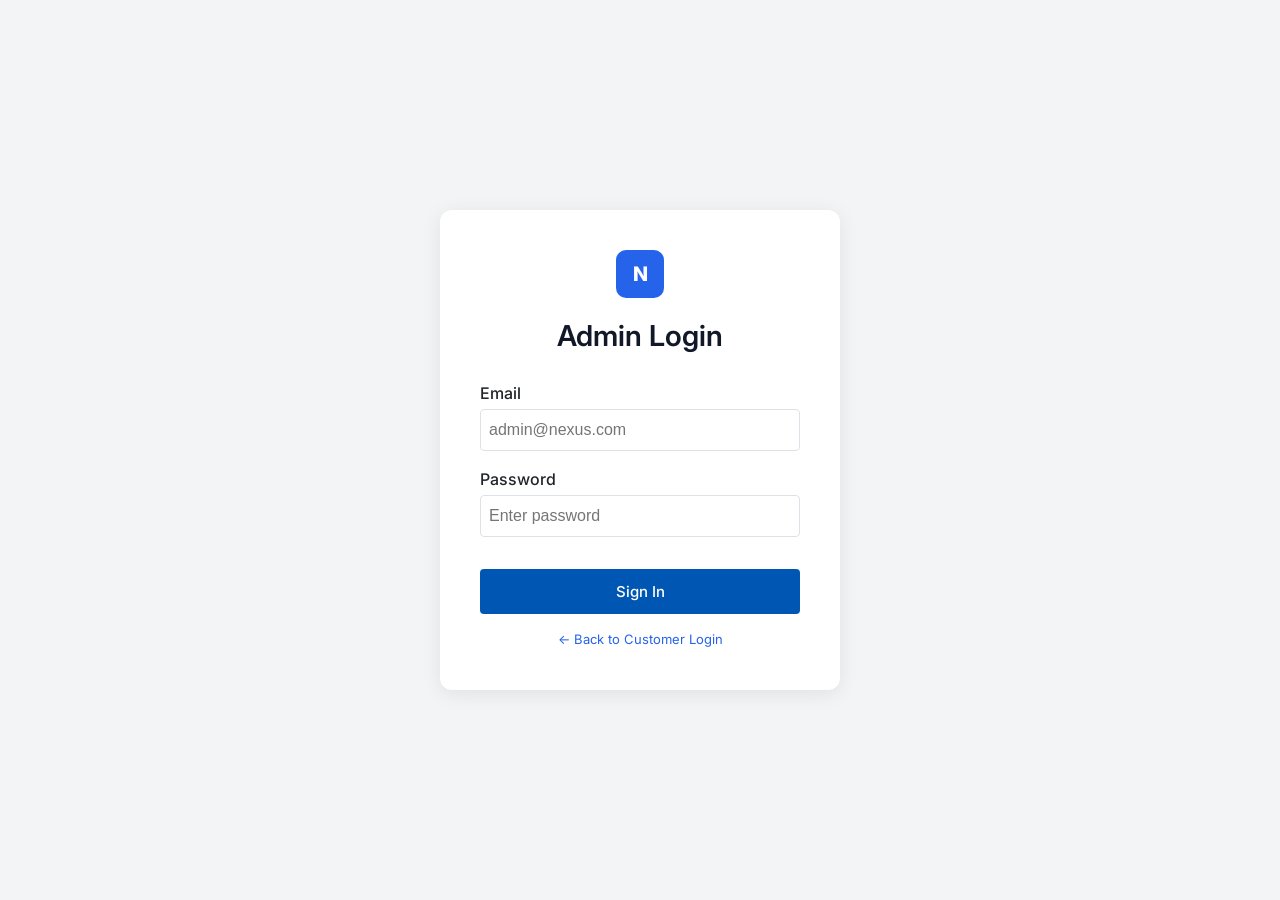
<file: admin/admin-login.html>
<!DOCTYPE html>
<html lang="en">
<head>
  <meta charset="UTF-8">
  <meta name="viewport" content="width=device-width, initial-scale=1.0">
  <title>Admin Login — Nexus Electronics</title>
  <link href="https://fonts.googleapis.com/css2?family=Inter:wght@400;500;600;700&display=swap" rel="stylesheet">
  <link rel="stylesheet" href="../css/style.css">
  <style>
    body { display:flex; align-items:center; justify-content:center; min-height:100vh; background:#f3f4f6; font-family:'Inter',sans-serif; }
    .login-card { background:#fff; padding:2.5rem; border-radius:12px; box-shadow:0 4px 20px rgba(0,0,0,.08); width:100%; max-width:400px; }
    .login-card h2 { text-align:center; margin-bottom:1.5rem; color:#111827; }
    .login-card .logo-icon { width:48px; height:48px; background:#2563eb; border-radius:10px; display:flex; align-items:center; justify-content:center; margin:0 auto 1rem; color:#fff; font-size:20px; font-weight:800; }
    .error-msg { background:#fef2f2; color:#dc2626; padding:10px 14px; border-radius:6px; font-size:13px; margin-bottom:1rem; border:1px solid #fecaca; }
  </style>
</head>
<body>

  <div class="login-card">
    <div class="logo-icon">N</div>
    <h2>Admin Login</h2>

    <div id="error-box" class="error-msg" style="display:none;"></div>

    <form action="../php/login.php" method="POST">
      <div class="form-group">
        <label class="form-label" for="email">Email</label>
        <input type="email" id="email" name="email" class="form-control" required placeholder="admin@nexus.com">
      </div>
      <div class="form-group">
        <label class="form-label" for="password">Password</label>
        <input type="password" id="password" name="password" class="form-control" required placeholder="Enter password">
      </div>
      <button type="submit" class="btn btn-primary w-100" style="margin-top:1rem;padding:12px;font-size:15px;">Sign In</button>
    </form>

    <div class="text-center" style="margin-top:1rem;">
      <p style="font-size:13px;color:#6b7280;">
        <a href="../login.html" style="color:#2563eb;">← Back to Customer Login</a>
      </p>
    </div>
  </div>

  <script>
    // Show error if redirected with ?error=
    const params = new URLSearchParams(window.location.search);
    if (params.get('error')) {
      const box = document.getElementById('error-box');
      box.textContent = params.get('error');
      box.style.display = 'block';
    }
  </script>

</body>
</html>
</file>
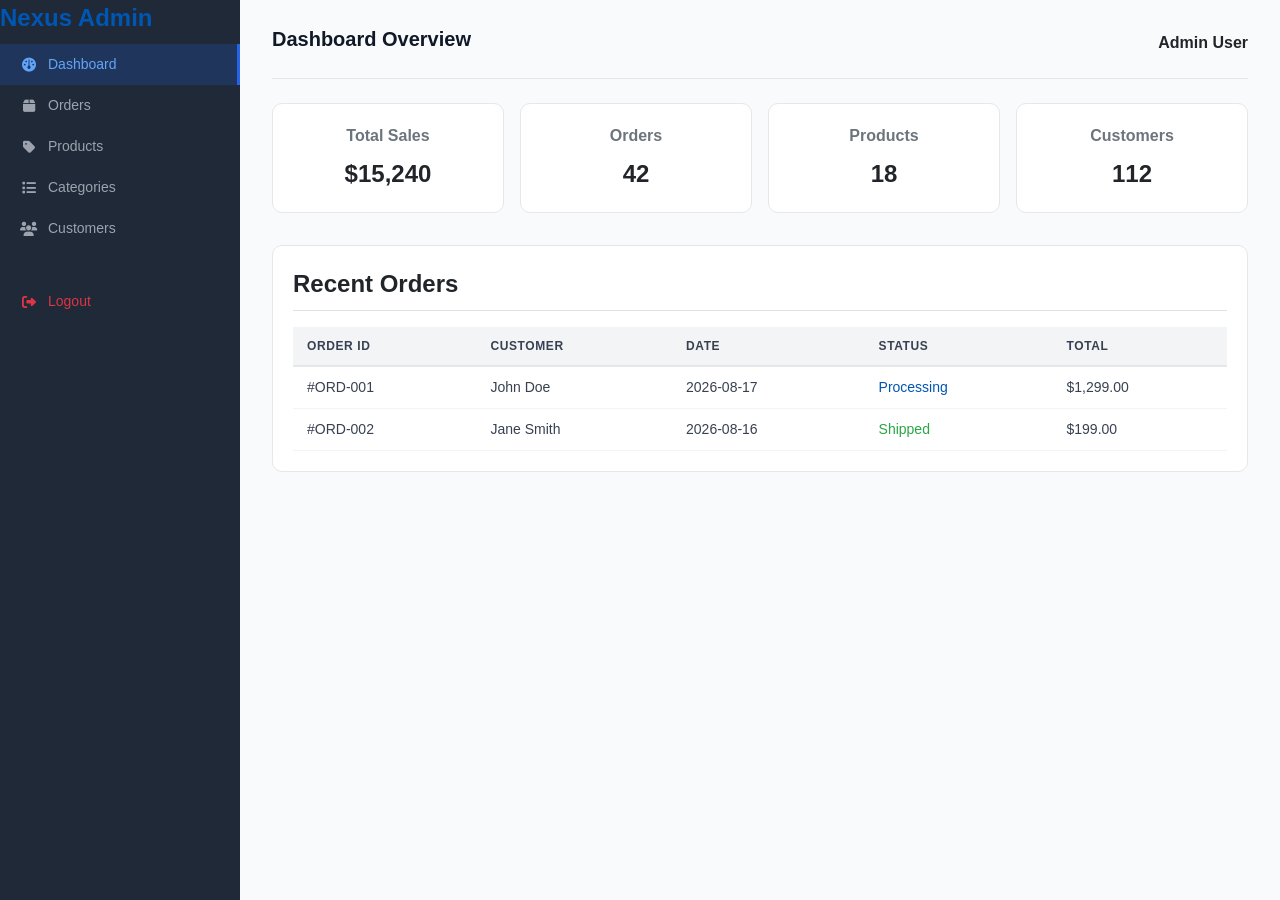
<file: admin/dashboard.html>
<!DOCTYPE html>
<html lang="en">

<head>
  <meta charset="UTF-8">
  <meta name="viewport" content="width=device-width, initial-scale=1.0">
  <title>Admin Dashboard</title>

  <link rel="stylesheet" href="https://cdnjs.cloudflare.com/ajax/libs/font-awesome/6.4.0/css/all.min.css">
  <link rel="stylesheet" href="../css/style.css">
  <link rel="stylesheet" href="../css/admin.css">
</head>

<body>

  <!-- Sidebar -->
  <aside class="admin-sidebar">
    <a href="../index.html" class="logo">Nexus Admin</a>
    <nav class="admin-nav">
      <a href="dashboard.html" class="active"><i class="fa-solid fa-gauge"></i> Dashboard</a>
      <a href="orders.html"><i class="fa-solid fa-box"></i> Orders</a>
      <a href="products.html"><i class="fa-solid fa-tag"></i> Products</a>
      <a href="categories.html"><i class="fa-solid fa-list"></i> Categories</a>
      <a href="customers.html"><i class="fa-solid fa-users"></i> Customers</a>
      <a href="../login.html" style="margin-top: 2rem; color: #dc3545;"><i class="fa-solid fa-right-from-bracket"></i>
        Logout</a>
    </nav>
  </aside>

  <!-- Main Content -->
  <main class="admin-main">
    <header class="admin-header">
      <h2>Dashboard Overview</h2>
      <div>
        <strong>Admin User</strong>
      </div>
    </header>

    <!-- Stats -->
    <div class="grid grid-cols-4 mb-4">
      <div class="card text-center">
        <h4 style="color: var(--text-muted);">Total Sales</h4>
        <div style="font-size: 1.5rem; font-weight: 700;">$15,240</div>
      </div>
      <div class="card text-center">
        <h4 style="color: var(--text-muted);">Orders</h4>
        <div style="font-size: 1.5rem; font-weight: 700;">42</div>
      </div>
      <div class="card text-center">
        <h4 style="color: var(--text-muted);">Products</h4>
        <div style="font-size: 1.5rem; font-weight: 700;">18</div>
      </div>
      <div class="card text-center">
        <h4 style="color: var(--text-muted);">Customers</h4>
        <div style="font-size: 1.5rem; font-weight: 700;">112</div>
      </div>
    </div>

    <!-- Recent Orders Table -->
    <div class="card">
      <h3 style="margin-bottom: 1rem; padding-bottom: 0.5rem; border-bottom: 1px solid var(--border-color);">Recent
        Orders</h3>
      <table class="table">
        <thead>
          <tr>
            <th>Order ID</th>
            <th>Customer</th>
            <th>Date</th>
            <th>Status</th>
            <th>Total</th>
          </tr>
        </thead>
        <tbody>
          <tr>
            <td>#ORD-001</td>
            <td>John Doe</td>
            <td>2026-08-17</td>
            <td><span style="color: var(--primary-color);">Processing</span></td>
            <td>$1,299.00</td>
          </tr>
          <tr>
            <td>#ORD-002</td>
            <td>Jane Smith</td>
            <td>2026-08-16</td>
            <td><span style="color: var(--success-color);">Shipped</span></td>
            <td>$199.00</td>
          </tr>
        </tbody>
      </table>
    </div>

  </main>

</body>

</html>
</file>
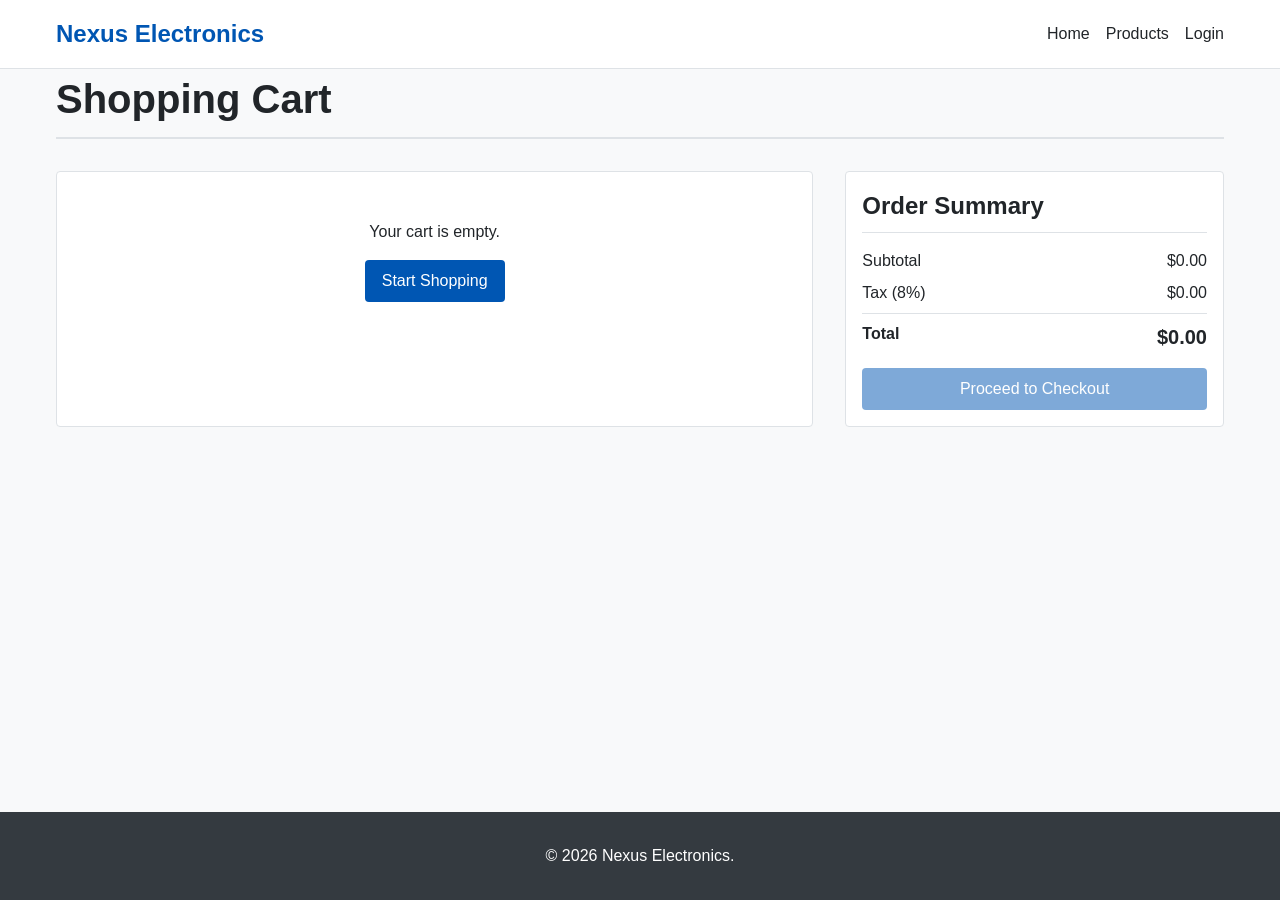
<file: online shoping/cart.html>
<!DOCTYPE html>
<html lang="en">
<head>
  <meta charset="UTF-8">
  <meta name="viewport" content="width=device-width, initial-scale=1.0">
  <title>Nexus Electronics - Shopping Cart</title>
  
  <link rel="stylesheet" href="https://cdnjs.cloudflare.com/ajax/libs/font-awesome/6.4.0/css/all.min.css">
  <link rel="stylesheet" href="css/style.css">
</head>
<body>

  <!-- Navigation -->
  <header class="navbar">
    <div class="container">
      <a href="index.html" class="logo">Nexus Electronics</a>
      <nav class="nav-links">
        <a href="index.html">Home</a>
        <a href="index.html#products">Products</a>
        <a href="login.html">Login</a>
      </nav>
    </div>
  </header>

  <main class="container">
    <h1 style="margin-bottom: var(--spacing-lg); border-bottom: 2px solid var(--border-color); padding-bottom: 0.5rem;">Shopping Cart</h1>
    
    <div class="grid" style="grid-template-columns: 2fr 1fr; gap: var(--spacing-lg);">
      
      <!-- Cart Items -->
      <div id="cart-items-container" class="card flex-col gap-md">
        <!-- JS will populate -->
        <p class="text-center text-muted">Loading cart...</p>
      </div>

      <!-- Order Summary -->
      <div class="card" style="height: fit-content;">
        <h3 style="border-bottom: 1px solid var(--border-color); padding-bottom: 0.5rem; margin-bottom: 1rem;">Order Summary</h3>
        
        <div class="flex justify-between" style="margin-bottom: 0.5rem;">
          <span>Subtotal</span>
          <span id="cart-subtotal">$0.00</span>
        </div>
        <div class="flex justify-between" style="margin-bottom: 0.5rem;">
          <span>Tax (8%)</span>
          <span id="cart-tax">$0.00</span>
        </div>
        <div class="flex justify-between" style="margin-bottom: 1rem; padding-top: 0.5rem; border-top: 1px solid var(--border-color);">
          <strong>Total</strong>
          <strong id="cart-total" style="font-size: 1.25rem;">$0.00</strong>
        </div>
        
        <a href="checkout.html" class="btn btn-primary w-100" id="checkout-btn">Proceed to Checkout</a>
      </div>
    </div>
  </main>

  <footer>
    <div class="container">
      <p>&copy; 2026 Nexus Electronics.</p>
    </div>
  </footer>

  <script src="js/cart.js"></script>
</body>
</html>
</file>
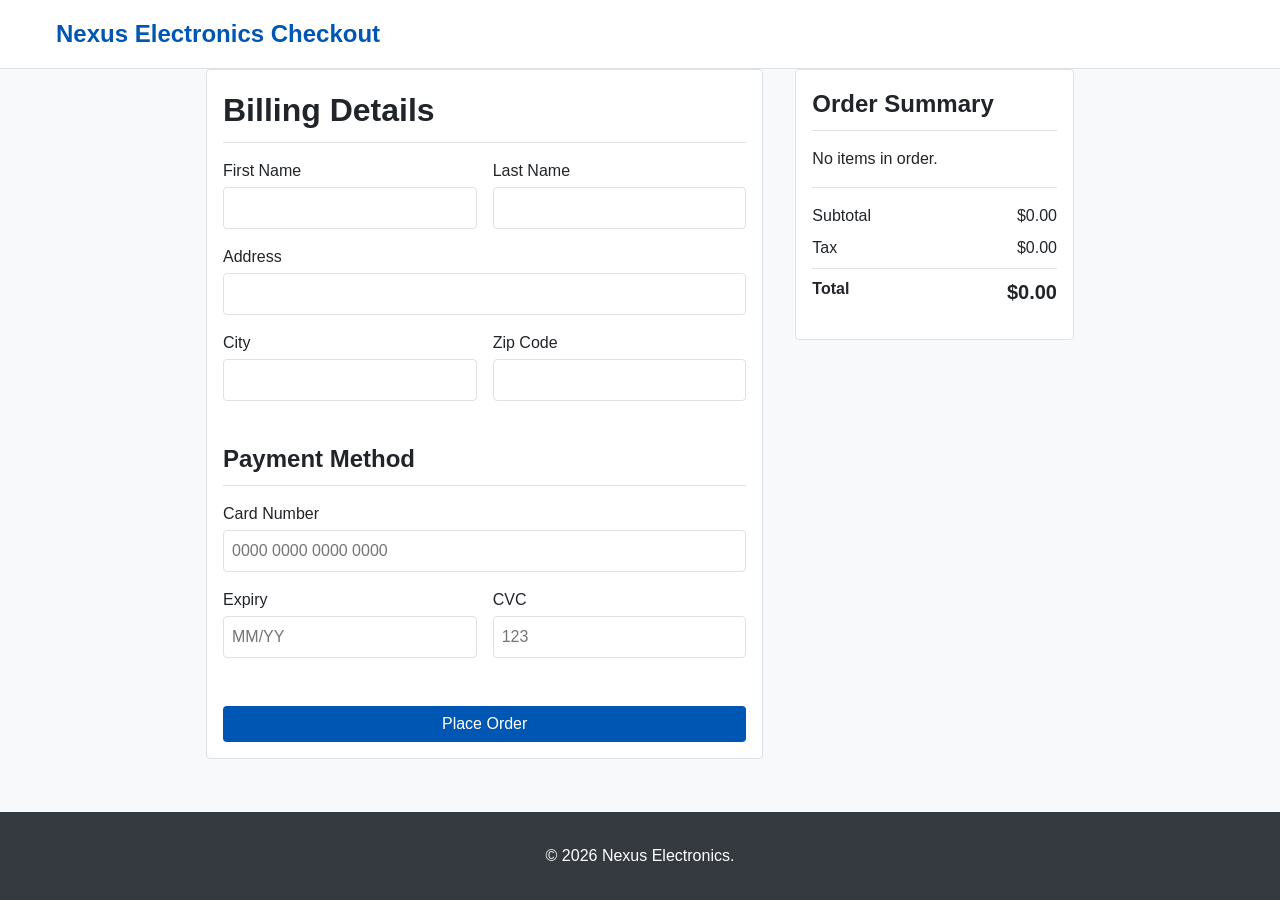
<file: online shoping/checkout.html>
<!DOCTYPE html>
<html lang="en">
<head>
  <meta charset="UTF-8">
  <meta name="viewport" content="width=device-width, initial-scale=1.0">
  <title>Nexus Electronics - Checkout</title>
  
  <link rel="stylesheet" href="https://cdnjs.cloudflare.com/ajax/libs/font-awesome/6.4.0/css/all.min.css">
  <link rel="stylesheet" href="css/style.css">
</head>
<body>

  <header class="navbar">
    <div class="container text-center">
      <a href="index.html" class="logo">Nexus Electronics Checkout</a>
    </div>
  </header>

  <main class="container" style="max-width: 900px;">
    
    <div class="grid" style="grid-template-columns: 2fr 1fr; gap: var(--spacing-lg);">
      
      <!-- Checkout Form -->
      <div class="card">
        <h2 style="margin-bottom: var(--spacing-md); border-bottom: 1px solid var(--border-color); padding-bottom: 0.5rem;">Billing Details</h2>
        <form id="checkout-form" action="php/order.php" method="POST">
          <div class="grid grid-cols-2 gap-md">
            <div class="form-group">
              <label class="form-label">First Name</label>
              <input type="text" class="form-control" required>
            </div>
            <div class="form-group">
              <label class="form-label">Last Name</label>
              <input type="text" class="form-control" required>
            </div>
          </div>
          <div class="form-group">
            <label class="form-label">Address</label>
            <input type="text" class="form-control" required>
          </div>
          <div class="grid grid-cols-2 gap-md">
            <div class="form-group">
              <label class="form-label">City</label>
              <input type="text" class="form-control" required>
            </div>
            <div class="form-group">
              <label class="form-label">Zip Code</label>
              <input type="text" class="form-control" required>
            </div>
          </div>

          <h3 style="margin: 1.5rem 0 1rem 0; border-bottom: 1px solid var(--border-color); padding-bottom: 0.5rem;">Payment Method</h3>
          <div class="form-group">
            <label class="form-label">Card Number</label>
            <input type="text" class="form-control" placeholder="0000 0000 0000 0000" required>
          </div>
          <div class="grid grid-cols-2 gap-md">
            <div class="form-group">
              <label class="form-label">Expiry</label>
              <input type="text" class="form-control" placeholder="MM/YY" required>
            </div>
            <div class="form-group">
              <label class="form-label">CVC</label>
              <input type="text" class="form-control" placeholder="123" required>
            </div>
          </div>
          
          <button type="submit" class="btn btn-primary w-100 mt-4">Place Order</button>
        </form>
      </div>

      <!-- Order Summary -->
      <div class="card" style="height: fit-content;">
        <h3 style="border-bottom: 1px solid var(--border-color); padding-bottom: 0.5rem; margin-bottom: 1rem;">Order Summary</h3>
        
        <div id="checkout-items-list" class="flex-col gap-sm" style="margin-bottom: 1rem; padding-bottom: 1rem; border-bottom: 1px solid var(--border-color);">
          <!-- JS populates -->
        </div>
        
        <div class="flex justify-between" style="margin-bottom: 0.5rem;">
          <span>Subtotal</span>
          <span id="checkout-subtotal">$0.00</span>
        </div>
        <div class="flex justify-between" style="margin-bottom: 0.5rem;">
          <span>Tax</span>
          <span id="checkout-tax">$0.00</span>
        </div>
        <div class="flex justify-between" style="margin-bottom: 1rem; padding-top: 0.5rem; border-top: 1px solid var(--border-color);">
          <strong>Total</strong>
          <strong id="checkout-total" style="font-size: 1.25rem;">$0.00</strong>
        </div>
      </div>
    </div>
  </main>

  <footer>
    <div class="container text-center">
      <p>&copy; 2026 Nexus Electronics.</p>
    </div>
  </footer>

  <script src="js/cart.js"></script>
  <script>
    document.getElementById('checkout-form').addEventListener('submit', (e) => {
      e.preventDefault();
      alert('Order placed successfully (Demo)!');
      localStorage.removeItem('nexus_cart');
      window.location.href = 'index.html';
    });
  </script>
</body>
</html>
</file>
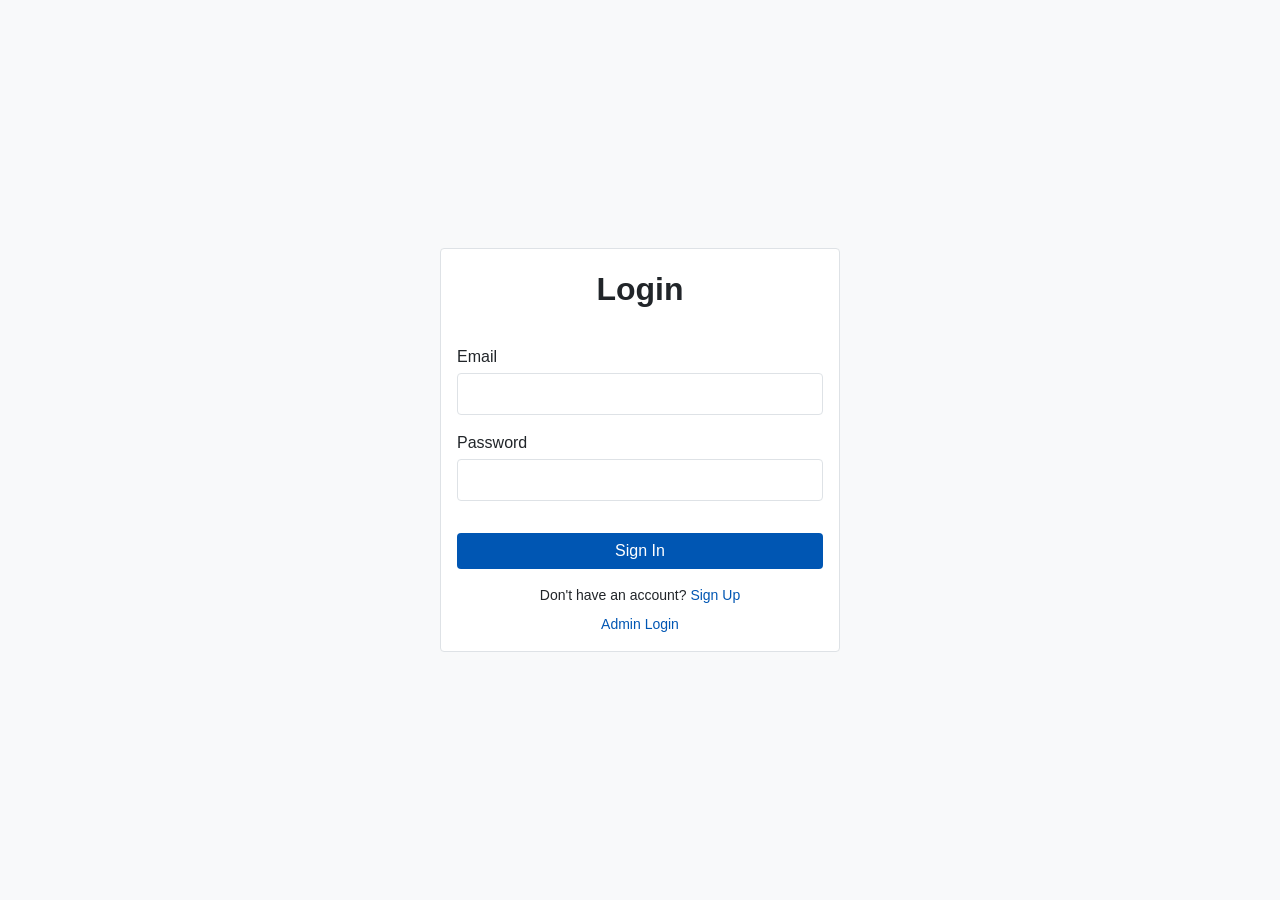
<file: online shoping/login.html>
<!DOCTYPE html>
<html lang="en">
<head>
  <meta charset="UTF-8">
  <meta name="viewport" content="width=device-width, initial-scale=1.0">
  <title>Nexus Electronics - Login</title>
  <link rel="stylesheet" href="css/style.css">
</head>
<body style="display: flex; align-items: center; justify-content: center; min-height: 100vh;">

  <div class="card" style="width: 100%; max-width: 400px;">
    <h2 class="text-center" style="margin-bottom: var(--spacing-lg);">Login</h2>
    
    <form action="php/login.php" method="POST">
      <div class="form-group">
        <label class="form-label" for="email">Email</label>
        <input type="email" id="email" name="email" class="form-control" required>
      </div>
      <div class="form-group">
        <label class="form-label" for="password">Password</label>
        <input type="password" id="password" name="password" class="form-control" required>
      </div>
      <button type="submit" class="btn btn-primary w-100" style="margin-top: var(--spacing-md);">Sign In</button>
    </form>
    
    <div class="text-center" style="margin-top: var(--spacing-md);">
      <p style="font-size: 0.875rem;">Don't have an account? <a href="register.html">Sign Up</a></p>
      <p style="font-size: 0.875rem; margin-top: 0.5rem;"><a href="admin/admin-login.html">Admin Login</a></p>
    </div>
  </div>

</body>
</html>
</file>
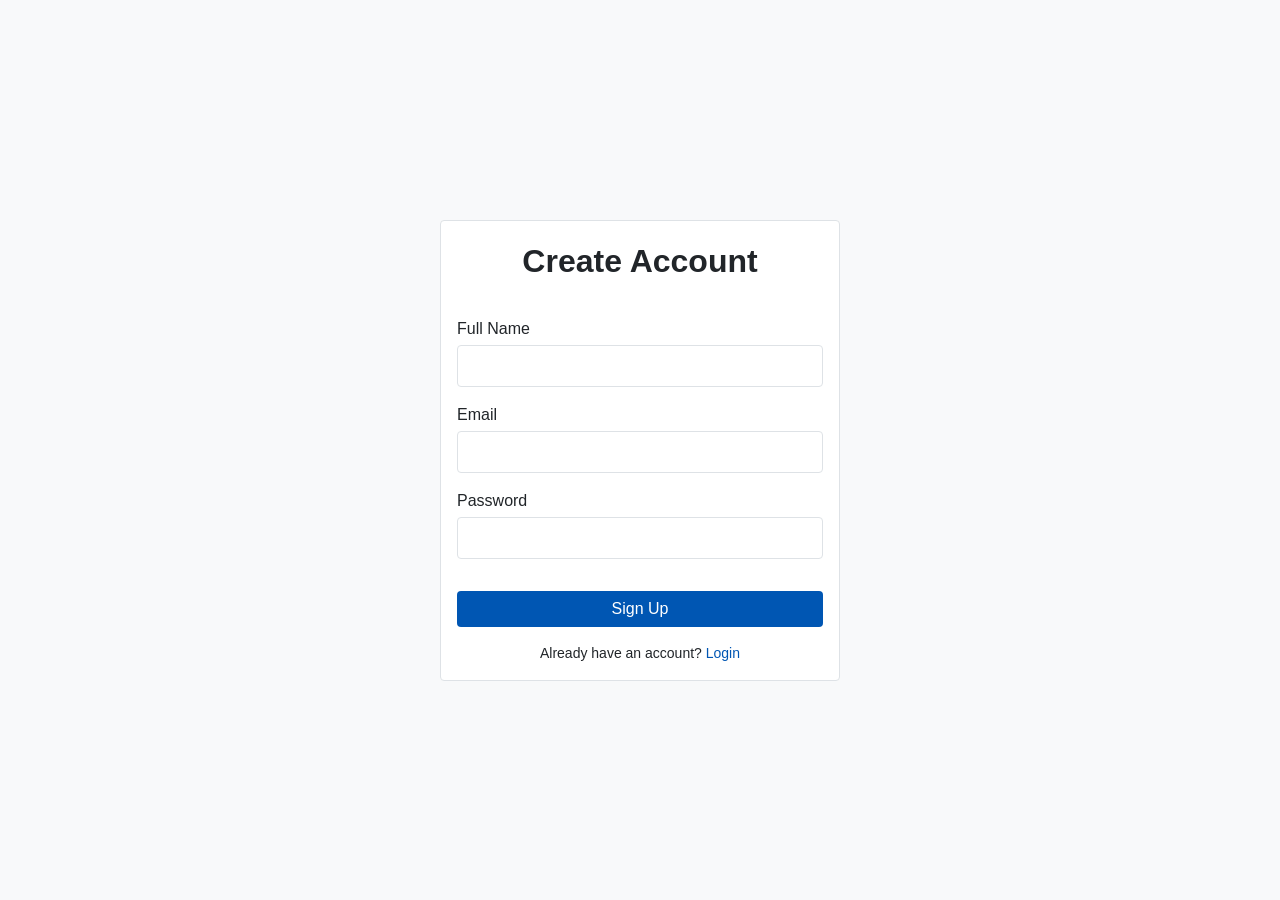
<file: online shoping/register.html>
<!DOCTYPE html>
<html lang="en">
<head>
  <meta charset="UTF-8">
  <meta name="viewport" content="width=device-width, initial-scale=1.0">
  <title>Nexus Electronics - Register</title>
  <link rel="stylesheet" href="css/style.css">
</head>
<body style="display: flex; align-items: center; justify-content: center; min-height: 100vh;">

  <div class="card" style="width: 100%; max-width: 400px;">
    <h2 class="text-center" style="margin-bottom: var(--spacing-lg);">Create Account</h2>
    
    <form action="php/register.php" method="POST">
      <div class="form-group">
        <label class="form-label" for="name">Full Name</label>
        <input type="text" id="name" name="name" class="form-control" required>
      </div>
      <div class="form-group">
        <label class="form-label" for="email">Email</label>
        <input type="email" id="email" name="email" class="form-control" required>
      </div>
      <div class="form-group">
        <label class="form-label" for="password">Password</label>
        <input type="password" id="password" name="password" class="form-control" required>
      </div>
      <button type="submit" class="btn btn-primary w-100" style="margin-top: var(--spacing-md);">Sign Up</button>
    </form>
    
    <div class="text-center" style="margin-top: var(--spacing-md);">
      <p style="font-size: 0.875rem;">Already have an account? <a href="login.html">Login</a></p>
    </div>
  </div>

</body>
</html>
</file>
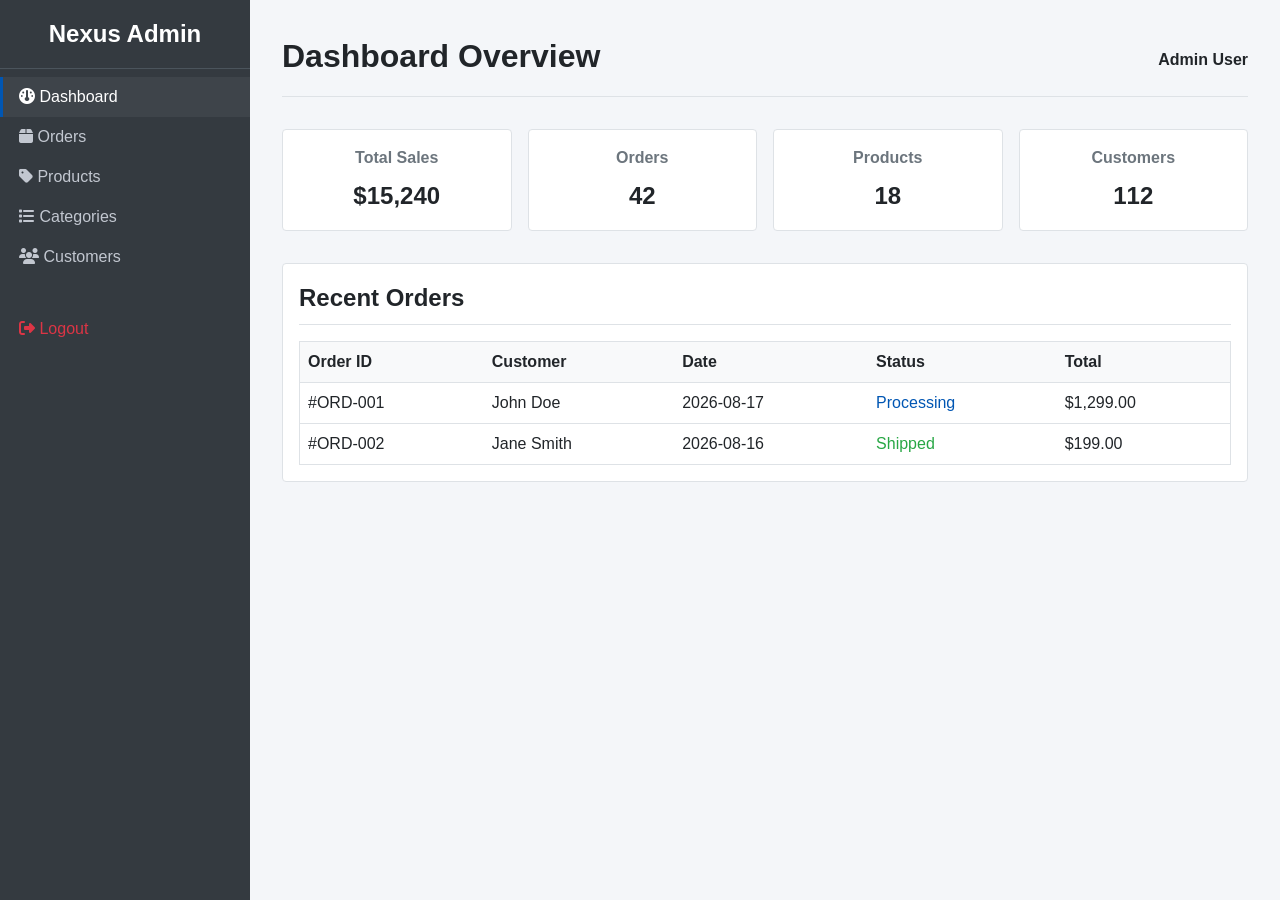
<file: online shoping/admin/dashboard.html>
<!DOCTYPE html>
<html lang="en">
<head>
  <meta charset="UTF-8">
  <meta name="viewport" content="width=device-width, initial-scale=1.0">
  <title>Admin Dashboard</title>
  
  <link rel="stylesheet" href="https://cdnjs.cloudflare.com/ajax/libs/font-awesome/6.4.0/css/all.min.css">
  <link rel="stylesheet" href="../css/style.css">
  <link rel="stylesheet" href="../css/admin.css">
</head>
<body>

  <!-- Sidebar -->
  <aside class="admin-sidebar">
    <a href="../index.html" class="logo">Nexus Admin</a>
    <nav class="admin-nav">
      <a href="dashboard.html" class="active"><i class="fa-solid fa-gauge"></i> Dashboard</a>
      <a href="orders.html"><i class="fa-solid fa-box"></i> Orders</a>
      <a href="products.html"><i class="fa-solid fa-tag"></i> Products</a>
      <a href="categories.html"><i class="fa-solid fa-list"></i> Categories</a>
      <a href="customers.html"><i class="fa-solid fa-users"></i> Customers</a>
      <a href="../login.html" style="margin-top: 2rem; color: #dc3545;"><i class="fa-solid fa-right-from-bracket"></i> Logout</a>
    </nav>
  </aside>

  <!-- Main Content -->
  <main class="admin-main">
    <header class="admin-header">
      <h2>Dashboard Overview</h2>
      <div>
        <strong>Admin User</strong>
      </div>
    </header>

    <!-- Stats -->
    <div class="grid grid-cols-4 mb-4">
      <div class="card text-center">
        <h4 style="color: var(--text-muted);">Total Sales</h4>
        <div style="font-size: 1.5rem; font-weight: 700;">$15,240</div>
      </div>
      <div class="card text-center">
        <h4 style="color: var(--text-muted);">Orders</h4>
        <div style="font-size: 1.5rem; font-weight: 700;">42</div>
      </div>
      <div class="card text-center">
        <h4 style="color: var(--text-muted);">Products</h4>
        <div style="font-size: 1.5rem; font-weight: 700;">18</div>
      </div>
      <div class="card text-center">
        <h4 style="color: var(--text-muted);">Customers</h4>
        <div style="font-size: 1.5rem; font-weight: 700;">112</div>
      </div>
    </div>

    <!-- Recent Orders Table -->
    <div class="card">
      <h3 style="margin-bottom: 1rem; padding-bottom: 0.5rem; border-bottom: 1px solid var(--border-color);">Recent Orders</h3>
      <table class="table">
        <thead>
          <tr>
            <th>Order ID</th>
            <th>Customer</th>
            <th>Date</th>
            <th>Status</th>
            <th>Total</th>
          </tr>
        </thead>
        <tbody>
          <tr>
            <td>#ORD-001</td>
            <td>John Doe</td>
            <td>2026-08-17</td>
            <td><span style="color: var(--primary-color);">Processing</span></td>
            <td>$1,299.00</td>
          </tr>
          <tr>
            <td>#ORD-002</td>
            <td>Jane Smith</td>
            <td>2026-08-16</td>
            <td><span style="color: var(--success-color);">Shipped</span></td>
            <td>$199.00</td>
          </tr>
        </tbody>
      </table>
    </div>

  </main>

</body>
</html>
</file>
<file: css/style.css>
/* ==== VARIABLES & DESIGN SYSTEM (Flat & Professional) ==== */
:root {
  /* Color Palette - Clean & Corporate */
  --bg-color: #f8f9fa;
  /* Light gray background */
  --surface-color: #ffffff;
  /* White surfaces */
  --border-color: #dee2e6;
  /* Light gray border */
  --primary-color: #0056b3;
  /* Corporate blue */
  --primary-hover: #004494;
  --secondary-color: #6c757d;
  /* Muted gray */
  --text-main: #212529;
  /* Dark gray/black */
  --text-muted: #6c757d;
  --error-color: #dc3545;
  --success-color: #28a745;

  /* Layout & Spacing */
  --max-width: 1200px;
  --spacing-sm: 0.5rem;
  --spacing-md: 1rem;
  --spacing-lg: 2rem;
  --spacing-xl: 4rem;

  /* Typography */
  --font-sans:
    -apple-system, BlinkMacSystemFont, "Segoe UI", Roboto, "Helvetica Neue",
    Arial, sans-serif;

  /* NO shadows, NO animations */
  --border-radius: 4px;
  /* Subtle rounded corners */
}

/* ==== RESET & BASE ==== */
* {
  margin: 0;
  padding: 0;
  box-sizing: border-box;
}

body {
  font-family: var(--font-sans);
  background-color: var(--bg-color);
  color: var(--text-main);
  line-height: 1.5;
  min-height: 100vh;
  display: flex;
  flex-direction: column;
}

a {
  text-decoration: none;
  color: var(--primary-color);
}

a:hover {
  text-decoration: underline;
}

ul {
  list-style: none;
}

img {
  max-width: 100%;
  display: block;
}

/* ==== TYPOGRAPHY ==== */
h1,
h2,
h3,
h4 {
  font-weight: 600;
  color: var(--text-main);
  margin-bottom: var(--spacing-sm);
}

h1 {
  font-size: 2.5rem;
}

h2 {
  font-size: 1.8rem;
}

h3 {
  font-size: 1.5rem;
}

/* ==== LAYOUT UTILITIES ==== */
.container {
  width: 100%;
  max-width: var(--max-width);
  margin: 0 auto;
  padding: 0 var(--spacing-md);
}

.flex {
  display: flex;
}

.flex-col {
  flex-direction: column;
}

.items-center {
  align-items: center;
}

.justify-between {
  justify-content: space-between;
}

.justify-center {
  justify-content: center;
}

.gap-sm {
  gap: var(--spacing-sm);
}

.gap-md {
  gap: var(--spacing-md);
}

.gap-lg {
  gap: var(--spacing-lg);
}

.grid {
  display: grid;
}

.grid-cols-2 {
  grid-template-columns: repeat(2, 1fr);
  gap: var(--spacing-md);
}

.grid-cols-3 {
  grid-template-columns: repeat(3, 1fr);
  gap: var(--spacing-md);
}

.grid-cols-4 {
  grid-template-columns: repeat(4, 1fr);
  gap: var(--spacing-md);
}

/* Responsive Grid Adjustments */
@media (max-width: 900px) {

  .grid-cols-4,
  .grid-cols-3 {
    grid-template-columns: repeat(2, 1fr);
  }
}

@media (max-width: 600px) {

  .grid-cols-4,
  .grid-cols-3,
  .grid-cols-2 {
    grid-template-columns: 1fr;
  }
}

/* ==== UI COMPONENTS ==== */

/* Navigation */
.navbar {
  background-color: var(--surface-color);
  border-bottom: 1px solid var(--border-color);
  padding: var(--spacing-md) 0;
}

.navbar .container {
  display: flex;
  justify-content: space-between;
  align-items: center;
}

.logo {
  font-size: 1.5rem;
  font-weight: 700;
  color: var(--primary-color);
  text-decoration: none;
}

.logo:hover {
  text-decoration: none;
}

.nav-links {
  display: flex;
  justify-content: space-between;
  gap: var(--spacing-lg);
}

.nav-links a {
  color: var(--text-main);
  text-decoration: none;
  font-weight: 500;
}

.nav-links a:hover {
  color: var(--primary-color);
  text-decoration: none;
}

/* Buttons */
.btn {
  display: inline-block;
  padding: 0.5rem 1rem;
  border-radius: var(--border-radius);
  font-weight: 500;
  text-align: center;
  cursor: pointer;
  border: 1px solid transparent;
  font-family: inherit;
  font-size: 1rem;
  text-decoration: none;
}

.btn:hover {
  text-decoration: none;
}

.btn-primary {
  background-color: var(--primary-color);
  color: #fff;
}

.btn-primary:hover {
  background-color: var(--primary-hover);
  color: #fff;
}

.btn-secondary {
  background-color: var(--surface-color);
  color: var(--text-main);
  border-color: var(--border-color);
}

.btn-secondary:hover {
  background-color: #f1f3f5;
  color: var(--text-main);
}

/* Forms */
.form-group {
  margin-bottom: var(--spacing-md);
}

.form-label {
  display: block;
  margin-bottom: 0.25rem;
  font-weight: 500;
}

.form-control {
  display: block;
  width: 100%;
  padding: 0.5rem;
  font-size: 1rem;
  line-height: 1.5;
  color: var(--text-main);
  background-color: var(--surface-color);
  border: 1px solid var(--border-color);
  border-radius: var(--border-radius);
}

.form-control:focus {
  outline: none;
  border-color: var(--primary-color);
}

/* Simple Cards */
.card {
  background-color: var(--surface-color);
  border: 1px solid var(--border-color);
  border-radius: var(--border-radius);
  padding: var(--spacing-md);
}

/* Products */
.product-card {
  display: flex;
  flex-direction: column;
}

.product-card img {
  width: 100%;
  height: 200px;
  object-fit: cover;
  border-bottom: 1px solid var(--border-color);
  border-top: none;
  border-left: none;
  border-right: none;
  margin-bottom: var(--spacing-sm);
}

.product-card .price {
  font-size: 1.25rem;
  font-weight: 700;
  color: var(--text-main);
  margin-bottom: var(--spacing-sm);
}

/* Utilities */
.text-center {
  text-align: center;
}

.mt-4 {
  margin-top: var(--spacing-lg);
}

.mb-4 {
  margin-bottom: var(--spacing-lg);
}

.w-100 {
  width: 100%;
}

/* Main Wrapper */
main {
  flex-grow: 1;
  padding: var(--spacing-lg) 0;
}

/* Footer */
footer {
  background-color: #343a40;
  color: #fff;
  padding: var(--spacing-lg) 0;
  text-align: center;
  margin-top: auto;
}
</file>
<file: css/home.css>
/* =========================================================
   HOME.CSS  —  Nexus Electronics Homepage Styles
   Professional, clean e-commerce UI
   ========================================================= */

/* ---- FONTS & BASE ---- */
:root {
  --font-sans: 'Inter', -apple-system, BlinkMacSystemFont, 'Segoe UI', sans-serif;

  /* Brand palette */
  --brand-blue:    #2563eb;
  --brand-blue-dk: #1d4ed8;
  --brand-indigo:  #4f46e5;
  --brand-orange:  #f97316;
  --brand-red:     #ef4444;
  --brand-green:   #22c55e;
  --brand-teal:    #14b8a6;
  --brand-purple:  #a855f7;

  /* Neutral palette */
  --gray-50:  #f9fafb;
  --gray-100: #f3f4f6;
  --gray-200: #e5e7eb;
  --gray-300: #d1d5db;
  --gray-400: #9ca3af;
  --gray-500: #6b7280;
  --gray-700: #374151;
  --gray-800: #1f2937;
  --gray-900: #111827;

  /* Spacing */
  --radius-sm: 6px;
  --radius-md: 10px;
  --radius-lg: 16px;
  --radius-xl: 24px;

  /* Shadows */
  --shadow-sm:  0 1px 3px rgba(0,0,0,.08);
  --shadow-md:  0 4px 16px rgba(0,0,0,.10);
  --shadow-lg:  0 10px 40px rgba(0,0,0,.12);
  --shadow-blue:0 4px 20px rgba(37,99,235,.25);
}

*, *::before, *::after { box-sizing: border-box; margin: 0; padding: 0; }

html { scroll-behavior: smooth; }

body {
  font-family: var(--font-sans);
  background: #fff;
  color: var(--gray-800);
  line-height: 1.6;
  font-size: 15px;
}

a { text-decoration: none; color: inherit; }
img { max-width: 100%; display: block; }
button { font-family: inherit; cursor: pointer; border: none; background: none; }

/* ---- CONTAINER ---- */
.container {
  width: 100%;
  max-width: 1240px;
  margin: 0 auto;
  padding: 0 20px;
}

/* ==============================================================
   ANNOUNCEMENT BAR
   ============================================================== */
.announcement-bar {
  background: var(--brand-blue);
  color: #fff;
  text-align: center;
  padding: 8px 16px;
  font-size: 13px;
  font-weight: 500;
  letter-spacing: 0.01em;
}
.announcement-bar a {
  color: #bfdbfe;
  text-decoration: underline;
  margin-left: 4px;
}
.announcement-bar i { margin-right: 4px; }

/* ==============================================================
   NAVBAR
   ============================================================== */
.navbar {
  position: sticky;
  top: 0;
  z-index: 100;
  background: #fff;
  box-shadow: 0 1px 0 var(--gray-200);
}

.nav-inner {
  max-width: 1240px;
  margin: 0 auto;
  padding: 0 20px;
  display: flex;
  align-items: center;
  gap: 20px;
  height: 64px;
}

/* Logo */
.logo {
  display: flex;
  align-items: center;
  gap: 8px;
  flex-shrink: 0;
  text-decoration: none;
}
.logo-icon {
  width: 34px;
  height: 34px;
  background: var(--brand-blue);
  color: #fff;
  border-radius: var(--radius-sm);
  display: flex;
  align-items: center;
  justify-content: center;
  font-size: 15px;
}
.logo-text {
  font-size: 17px;
  font-weight: 800;
  color: var(--gray-900);
  letter-spacing: -0.5px;
}
.logo-accent { color: var(--brand-blue); }

/* Search bar */
.search-bar {
  flex: 1;
  display: flex;
  border: 1.5px solid var(--gray-200);
  border-radius: var(--radius-md);
  overflow: hidden;
  max-width: 580px;
  transition: border-color .2s;
}
.search-bar:focus-within { border-color: var(--brand-blue); box-shadow: 0 0 0 3px rgba(37,99,235,.1); }

.search-category {
  padding: 0 12px;
  border: none;
  border-right: 1.5px solid var(--gray-200);
  background: var(--gray-50);
  font-size: 13px;
  color: var(--gray-700);
  font-family: inherit;
  cursor: pointer;
  outline: none;
  min-width: 90px;
}
.search-input {
  flex: 1;
  padding: 10px 14px;
  border: none;
  font-size: 14px;
  color: var(--gray-800);
  background: #fff;
  outline: none;
}
.search-input::placeholder { color: var(--gray-400); }
.search-btn {
  padding: 0 18px;
  background: var(--brand-blue);
  color: #fff;
  font-size: 15px;
  transition: background .2s;
  border: none;
  cursor: pointer;
}
.search-btn:hover { background: var(--brand-blue-dk); }

/* Nav actions */
.nav-actions {
  display: flex;
  align-items: center;
  gap: 4px;
  margin-left: auto;
  flex-shrink: 0;
}
.nav-action-link {
  display: flex;
  flex-direction: column;
  align-items: center;
  gap: 2px;
  padding: 6px 12px;
  border-radius: var(--radius-md);
  color: var(--gray-700);
  font-size: 11px;
  font-weight: 500;
  transition: background .2s, color .2s;
  position: relative;
  text-decoration: none;
}
.nav-action-link i { font-size: 18px; }
.nav-action-link:hover { background: var(--gray-100); color: var(--brand-blue); }
.nav-action-link:hover { text-decoration: none; }

.nav-cart { position: relative; }
.cart-badge {
  position: absolute;
  top: 2px;
  right: 6px;
  background: var(--brand-red);
  color: #fff;
  font-size: 10px;
  font-weight: 700;
  width: 18px;
  height: 18px;
  border-radius: 50%;
  display: flex;
  align-items: center;
  justify-content: center;
  line-height: 1;
}

/* Hamburger */
.hamburger {
  display: none;
  flex-direction: column;
  gap: 5px;
  padding: 8px;
  border-radius: var(--radius-sm);
  background: none;
  border: none;
  cursor: pointer;
  margin-left: auto;
}
.hamburger span {
  width: 22px;
  height: 2px;
  background: var(--gray-700);
  border-radius: 2px;
  display: block;
  transition: transform .25s;
}

/* Secondary nav */
.secondary-nav {
  border-top: 1px solid var(--gray-100);
  background: #fff;
}
.sec-nav-list {
  display: flex;
  align-items: center;
  gap: 2px;
  list-style: none;
  height: 42px;
}
.sec-nav-link {
  padding: 6px 14px;
  font-size: 13.5px;
  font-weight: 500;
  color: var(--gray-600, #4b5563);
  border-radius: var(--radius-sm);
  transition: background .2s, color .2s;
  white-space: nowrap;
  text-decoration: none;
}
.sec-nav-link:hover { background: var(--gray-100); color: var(--brand-blue); text-decoration: none; }
.sec-nav-link.active { color: var(--brand-blue); font-weight: 600; }
.sec-nav-sale { color: var(--brand-orange); font-weight: 600; }
.sec-nav-sale:hover { background: #fff7ed; color: var(--brand-orange); }

/* ==============================================================
   HERO
   ============================================================== */
.hero-section {
  background: linear-gradient(135deg, #eff6ff 0%, #eef2ff 50%, #faf5ff 100%);
  padding: 72px 0 60px;
  overflow: hidden;
  position: relative;
}
.hero-inner {
  display: flex;
  align-items: center;
  gap: 48px;
  position: relative;
}
.hero-content { flex: 1; max-width: 560px; }

.hero-badge {
  display: inline-flex;
  align-items: center;
  gap: 6px;
  background: linear-gradient(90deg, #dbeafe, #e0e7ff);
  color: var(--brand-indigo);
  font-size: 13px;
  font-weight: 600;
  padding: 6px 14px;
  border-radius: 100px;
  margin-bottom: 20px;
  border: 1px solid #c7d2fe;
}
.hero-title {
  font-size: clamp(2rem, 4.5vw, 3.2rem);
  font-weight: 800;
  color: var(--gray-900);
  line-height: 1.15;
  margin-bottom: 16px;
  letter-spacing: -1px;
}
.hero-accent {
  background: linear-gradient(90deg, var(--brand-blue), var(--brand-indigo));
  -webkit-background-clip: text;
  -webkit-text-fill-color: transparent;
  background-clip: text;
}
.hero-subtitle {
  font-size: 16px;
  color: var(--gray-500);
  margin-bottom: 32px;
  line-height: 1.7;
  max-width: 460px;
}
.hero-actions { display: flex; gap: 12px; flex-wrap: wrap; margin-bottom: 40px; }

.btn-hero-primary {
  display: inline-flex;
  align-items: center;
  gap: 8px;
  background: var(--brand-blue);
  color: #fff;
  padding: 13px 28px;
  border-radius: var(--radius-md);
  font-size: 15px;
  font-weight: 600;
  transition: background .2s, transform .2s, box-shadow .2s;
  text-decoration: none;
  box-shadow: var(--shadow-blue);
}
.btn-hero-primary:hover {
  background: var(--brand-blue-dk);
  transform: translateY(-1px);
  box-shadow: 0 6px 24px rgba(37,99,235,.35);
  color: #fff;
  text-decoration: none;
}

.btn-hero-ghost {
  display: inline-flex;
  align-items: center;
  gap: 8px;
  background: #fff;
  color: var(--gray-700);
  padding: 13px 28px;
  border-radius: var(--radius-md);
  font-size: 15px;
  font-weight: 600;
  border: 1.5px solid var(--gray-200);
  transition: border-color .2s, background .2s, color .2s;
  text-decoration: none;
}
.btn-hero-ghost:hover {
  border-color: var(--brand-blue);
  color: var(--brand-blue);
  background: #eff6ff;
  text-decoration: none;
}

/* Hero stats */
.hero-stats { display: flex; align-items: center; gap: 24px; }
.hero-stat { display: flex; flex-direction: column; }
.hero-stat strong { font-size: 20px; font-weight: 800; color: var(--gray-900); }
.hero-stat span { font-size: 12px; color: var(--gray-400); font-weight: 500; }
.hero-stat-divider { width: 1px; height: 36px; background: var(--gray-200); }

/* Hero visual */
.hero-visual {
  flex: 1;
  position: relative;
  height: 360px;
  display: flex;
  align-items: center;
  justify-content: center;
}
.hero-circle {
  width: 320px;
  height: 320px;
  border-radius: 50%;
  background: linear-gradient(135deg, #bfdbfe 0%, #c7d2fe 100%);
  opacity: .35;
  position: absolute;
  top: 50%;
  left: 50%;
  transform: translate(-50%, -50%);
}
.hero-card-float {
  position: absolute;
  background: #fff;
  border-radius: var(--radius-lg);
  box-shadow: var(--shadow-lg);
  display: flex;
  align-items: center;
  justify-content: center;
  animation: floatCard 4s ease-in-out infinite;
}
.hero-card-float i { font-size: 2.8rem; }
.hero-card-1 { width: 110px; height: 110px; top: 20px; left: 40px; animation-delay: 0s; }
.hero-card-1 i { color: var(--brand-blue); }
.hero-card-2 { width: 90px; height: 90px; top: 60px; right: 60px; animation-delay: 1.3s; }
.hero-card-2 i { color: var(--brand-orange); }
.hero-card-3 { width: 100px; height: 100px; bottom: 40px; left: 80px; animation-delay: 2.6s; }
.hero-card-3 i { color: var(--brand-purple); }

@keyframes floatCard {
  0%, 100% { transform: translateY(0); }
  50%       { transform: translateY(-14px); }
}

/* ==============================================================
   TRUST BAR
   ============================================================== */
.trust-bar {
  background: #fff;
  border-top: 1px solid var(--gray-100);
  border-bottom: 1px solid var(--gray-100);
  padding: 20px 0;
}
.trust-grid {
  display: grid;
  grid-template-columns: repeat(4, 1fr);
  gap: 16px;
}
.trust-item {
  display: flex;
  align-items: center;
  gap: 14px;
  padding: 12px 16px;
}
.trust-item i {
  font-size: 24px;
  color: var(--brand-blue);
  flex-shrink: 0;
}
.trust-item div { display: flex; flex-direction: column; }
.trust-item strong { font-size: 14px; font-weight: 600; color: var(--gray-800); }
.trust-item span { font-size: 12px; color: var(--gray-400); }

/* ==============================================================
   SECTION COMMON
   ============================================================== */
.section { padding: 64px 0; }

.section-header {
  display: flex;
  align-items: center;
  gap: 16px;
  margin-bottom: 32px;
  flex-wrap: wrap;
}
.section-header.center {
  flex-direction: column;
  text-align: center;
  align-items: center;
  margin-bottom: 40px;
}
.section-title {
  font-size: 22px;
  font-weight: 700;
  color: var(--gray-900);
  letter-spacing: -0.3px;
  margin: 0;
}
.section-subtitle {
  font-size: 15px;
  color: var(--gray-400);
  margin-top: 6px;
}
.section-link {
  margin-left: auto;
  font-size: 13.5px;
  font-weight: 600;
  color: var(--brand-blue);
  white-space: nowrap;
  text-decoration: none;
  transition: opacity .2s;
}
.section-link:hover { opacity: .7; text-decoration: none; }

/* ==============================================================
   CATEGORIES
   ============================================================== */
.categories-section { background: var(--gray-50); }
.categories-grid {
  display: grid;
  grid-template-columns: repeat(6, 1fr);
  gap: 16px;
}
.category-card {
  display: flex;
  flex-direction: column;
  align-items: center;
  gap: 10px;
  padding: 24px 12px;
  background: #fff;
  border-radius: var(--radius-lg);
  border: 1.5px solid var(--gray-100);
  transition: border-color .2s, transform .2s, box-shadow .2s;
  cursor: pointer;
  text-decoration: none;
}
.category-card:hover {
  border-color: var(--brand-blue);
  transform: translateY(-3px);
  box-shadow: var(--shadow-md);
  text-decoration: none;
}
.cat-icon-wrap {
  width: 56px;
  height: 56px;
  border-radius: var(--radius-md);
  display: flex;
  align-items: center;
  justify-content: center;
  font-size: 22px;
  color: #fff;
  flex-shrink: 0;
}
.cat-blue   { background: linear-gradient(135deg, #3b82f6, #2563eb); }
.cat-purple { background: linear-gradient(135deg, #a855f7, #7c3aed); }
.cat-orange { background: linear-gradient(135deg, #fb923c, #ea580c); }
.cat-green  { background: linear-gradient(135deg, #4ade80, #16a34a); }
.cat-red    { background: linear-gradient(135deg, #f87171, #dc2626); }
.cat-teal   { background: linear-gradient(135deg, #2dd4bf, #0d9488); }

.cat-name { font-size: 13.5px; font-weight: 600; color: var(--gray-800); }
.cat-count { font-size: 11px; color: var(--gray-400); }

/* ==============================================================
   PRODUCT TABS
   ============================================================== */
.product-tabs {
  display: flex;
  gap: 4px;
  background: var(--gray-100);
  border-radius: var(--radius-md);
  padding: 4px;
}
.tab-btn {
  padding: 6px 16px;
  border-radius: 6px;
  font-size: 13px;
  font-weight: 500;
  color: var(--gray-500);
  transition: background .2s, color .2s;
  background: none;
  border: none;
  cursor: pointer;
}
.tab-btn.active, .tab-btn:hover {
  background: #fff;
  color: var(--brand-blue);
  font-weight: 600;
  box-shadow: var(--shadow-sm);
}

/* ==============================================================
   PRODUCT CARDS
   ============================================================== */
.products-section { background: #fff; }
.products-grid {
  display: grid;
  grid-template-columns: repeat(3, 1fr);
  gap: 24px;
}
.product-card {
  background: #fff;
  border: 1.5px solid var(--gray-100);
  border-radius: var(--radius-lg);
  overflow: hidden;
  position: relative;
  transition: box-shadow .25s, transform .25s, border-color .25s;
  display: flex;
  flex-direction: column;
}
.product-card:hover {
  box-shadow: var(--shadow-lg);
  transform: translateY(-4px);
  border-color: var(--gray-200);
}

/* Badges */
.product-badges {
  position: absolute;
  top: 12px;
  left: 12px;
  display: flex;
  flex-direction: column;
  gap: 4px;
  z-index: 2;
}
.badge {
  display: inline-block;
  padding: 3px 9px;
  border-radius: 100px;
  font-size: 11px;
  font-weight: 700;
  letter-spacing: .03em;
}
.badge-sale { background: #fee2e2; color: #dc2626; }
.badge-new  { background: #d1fae5; color: #059669; }
.badge-hot  { background: #fef3c7; color: #d97706; }

/* Wishlist */
.wishlist-btn {
  position: absolute;
  top: 10px;
  right: 10px;
  z-index: 2;
  width: 34px;
  height: 34px;
  background: #fff;
  border-radius: 50%;
  display: flex;
  align-items: center;
  justify-content: center;
  color: var(--gray-400);
  font-size: 15px;
  box-shadow: var(--shadow-sm);
  border: 1px solid var(--gray-100);
  cursor: pointer;
  transition: color .2s, border-color .2s;
}
.wishlist-btn:hover, .wishlist-btn.active { color: var(--brand-red); border-color: #fca5a5; }

/* Product image */
.product-image-wrap { aspect-ratio: 1; overflow: hidden; }
.product-img-placeholder {
  width: 100%;
  height: 100%;
  display: flex;
  align-items: center;
  justify-content: center;
  font-size: 4rem;
  color: rgba(255,255,255,.9);
  min-height: 200px;
}
.pimg-blue   { background: linear-gradient(135deg, #bfdbfe, #93c5fd); }
.pimg-purple { background: linear-gradient(135deg, #e9d5ff, #c4b5fd); }
.pimg-orange { background: linear-gradient(135deg, #fed7aa, #fdba74); }
.pimg-teal   { background: linear-gradient(135deg, #99f6e4, #5eead4); }
.pimg-red    { background: linear-gradient(135deg, #fecaca, #fca5a5); }
.pimg-indigo { background: linear-gradient(135deg, #c7d2fe, #a5b4fc); }

/* Product info */
.product-info {
  padding: 16px 18px 18px;
  display: flex;
  flex-direction: column;
  flex: 1;
  gap: 6px;
}
.product-category-tag {
  font-size: 11px;
  font-weight: 600;
  text-transform: uppercase;
  letter-spacing: .06em;
  color: var(--brand-blue);
}
.product-name {
  font-size: 15px;
  font-weight: 600;
  color: var(--gray-900);
  line-height: 1.4;
  margin: 0;
}
.product-rating { display: flex; align-items: center; gap: 6px; }
.stars { color: #f59e0b; font-size: 13px; }
.rating-count { font-size: 12px; color: var(--gray-400); }
.product-pricing { display: flex; align-items: baseline; gap: 8px; margin-top: 2px; }
.price-current { font-size: 18px; font-weight: 700; color: var(--gray-900); }
.price-original { font-size: 13px; color: var(--gray-400); text-decoration: line-through; }

.btn-add-cart {
  display: flex;
  align-items: center;
  justify-content: center;
  gap: 8px;
  width: 100%;
  padding: 11px;
  margin-top: 10px;
  background: var(--brand-blue);
  color: #fff;
  border-radius: var(--radius-md);
  font-size: 14px;
  font-weight: 600;
  transition: background .2s, transform .15s;
  border: none;
  cursor: pointer;
}
.btn-add-cart:hover { background: var(--brand-blue-dk); transform: translateY(-1px); }

/* ==============================================================
   DEALS BANNER
   ============================================================== */
.deals-banner {
  background: linear-gradient(135deg, #1e3a8a 0%, #312e81 60%, #4c1d95 100%);
  padding: 64px 0;
  overflow: hidden;
  position: relative;
}
.deals-inner {
  display: flex;
  align-items: center;
  gap: 48px;
}
.deals-text { flex: 1; color: #fff; }
.deals-eyebrow {
  font-size: 13px;
  font-weight: 600;
  text-transform: uppercase;
  letter-spacing: .08em;
  color: #fbbf24;
  display: block;
  margin-bottom: 10px;
}
.deals-text h2 {
  font-size: 2.4rem;
  font-weight: 800;
  color: #fff;
  margin-bottom: 10px;
  letter-spacing: -0.5px;
}
.deals-text p { font-size: 15px; color: #c7d2fe; margin-bottom: 24px; line-height: 1.7; }

/* Countdown */
.deal-countdown {
  display: flex;
  align-items: center;
  gap: 8px;
  margin-bottom: 24px;
}
.countdown-unit {
  background: rgba(255,255,255,.12);
  border-radius: var(--radius-md);
  padding: 12px 20px;
  text-align: center;
  min-width: 72px;
  backdrop-filter: blur(8px);
}
.countdown-unit span {
  font-size: 28px;
  font-weight: 800;
  color: #fff;
  display: block;
  line-height: 1;
}
.countdown-unit label { font-size: 11px; color: #a5b4fc; font-weight: 500; text-transform: uppercase; letter-spacing: .06em; }
.countdown-sep { font-size: 24px; font-weight: 700; color: #a5b4fc; }

/* Deal pricing */
.deal-pricing { display: flex; align-items: baseline; gap: 12px; margin-bottom: 24px; }
.deal-price { font-size: 2rem; font-weight: 800; color: #fff; }
.deal-original { font-size: 15px; color: #818cf8; text-decoration: line-through; }
.deal-save {
  background: #fbbf24;
  color: #1f2937;
  font-size: 13px;
  font-weight: 700;
  padding: 4px 10px;
  border-radius: 100px;
}

.btn-deal {
  display: inline-flex;
  align-items: center;
  gap: 8px;
  background: #fff;
  color: var(--brand-indigo);
  padding: 13px 28px;
  border-radius: var(--radius-md);
  font-size: 15px;
  font-weight: 700;
  transition: background .2s, transform .2s;
  text-decoration: none;
}
.btn-deal:hover { background: #e0e7ff; transform: translateY(-1px); text-decoration: none; }

/* Deal visual */
.deals-visual {
  flex: 0 0 300px;
  position: relative;
  height: 280px;
  display: flex;
  align-items: center;
  justify-content: center;
}
.deal-glow {
  width: 260px;
  height: 260px;
  border-radius: 50%;
  background: radial-gradient(circle, rgba(129,140,248,.4) 0%, transparent 70%);
  position: absolute;
}
.deal-product-icon {
  font-size: 7rem;
  color: rgba(255,255,255,.9);
  position: relative;
  z-index: 1;
  animation: floatCard 4s ease-in-out infinite;
}

/* ==============================================================
   WHY NEXUS
   ============================================================== */
.why-section { background: var(--gray-50); }
.why-grid {
  display: grid;
  grid-template-columns: repeat(4, 1fr);
  gap: 24px;
}
.why-card {
  background: #fff;
  border-radius: var(--radius-lg);
  padding: 28px 24px;
  border: 1.5px solid var(--gray-100);
  transition: box-shadow .2s, transform .2s;
}
.why-card:hover { box-shadow: var(--shadow-md); transform: translateY(-3px); }
.why-icon {
  width: 52px;
  height: 52px;
  border-radius: var(--radius-md);
  display: flex;
  align-items: center;
  justify-content: center;
  font-size: 20px;
  color: #fff;
  margin-bottom: 16px;
}
.why-icon-blue   { background: linear-gradient(135deg, #3b82f6, #2563eb); }
.why-icon-green  { background: linear-gradient(135deg, #4ade80, #16a34a); }
.why-icon-orange { background: linear-gradient(135deg, #fb923c, #ea580c); }
.why-icon-purple { background: linear-gradient(135deg, #a855f7, #7c3aed); }
.why-card h3 { font-size: 15px; font-weight: 700; color: var(--gray-900); margin-bottom: 8px; }
.why-card p { font-size: 13.5px; color: var(--gray-400); line-height: 1.7; margin: 0; }

/* ==============================================================
   NEWSLETTER
   ============================================================== */
.newsletter-section {
  background: linear-gradient(135deg, #1e40af, #4338ca);
  padding: 56px 0;
}
.newsletter-inner {
  display: flex;
  align-items: center;
  justify-content: space-between;
  gap: 32px;
  flex-wrap: wrap;
}
.newsletter-text h2 { font-size: 22px; font-weight: 700; color: #fff; margin-bottom: 6px; }
.newsletter-text p { font-size: 14px; color: #bfdbfe; }
.newsletter-form {
  display: flex;
  gap: 0;
  border-radius: var(--radius-md);
  overflow: hidden;
  box-shadow: var(--shadow-md);
  flex-shrink: 0;
}
.newsletter-form input {
  padding: 13px 20px;
  border: none;
  font-size: 14px;
  width: 280px;
  outline: none;
  font-family: inherit;
}
.newsletter-form button {
  padding: 13px 24px;
  background: var(--brand-orange);
  color: #fff;
  font-size: 14px;
  font-weight: 700;
  border: none;
  cursor: pointer;
  transition: background .2s;
  font-family: inherit;
}
.newsletter-form button:hover { background: #ea580c; }

/* ==============================================================
   FOOTER
   ============================================================== */
.site-footer {
  background: var(--gray-900);
  color: var(--gray-400);
  padding: 60px 0 0;
}
.footer-grid {
  display: grid;
  grid-template-columns: 2fr 1fr 1fr 1fr;
  gap: 40px;
  padding-bottom: 48px;
  border-bottom: 1px solid rgba(255,255,255,.08);
}
.footer-brand p { font-size: 13.5px; color: var(--gray-400); line-height: 1.7; margin: 16px 0 20px; }
.footer-logo-link .logo-text { color: #fff; }
.footer-logo-link .logo-icon { background: var(--brand-blue); }

.footer-social { display: flex; gap: 10px; }
.footer-social a {
  width: 36px;
  height: 36px;
  border-radius: var(--radius-sm);
  background: rgba(255,255,255,.08);
  display: flex;
  align-items: center;
  justify-content: center;
  color: var(--gray-400);
  font-size: 14px;
  transition: background .2s, color .2s;
  text-decoration: none;
}
.footer-social a:hover { background: var(--brand-blue); color: #fff; }

.footer-col h4 {
  font-size: 13px;
  font-weight: 700;
  text-transform: uppercase;
  letter-spacing: .08em;
  color: #fff;
  margin-bottom: 16px;
}
.footer-col ul { list-style: none; display: flex; flex-direction: column; gap: 10px; }
.footer-col ul li a {
  font-size: 13.5px;
  color: var(--gray-400);
  transition: color .2s;
  text-decoration: none;
}
.footer-col ul li a:hover { color: #fff; text-decoration: none; }

.footer-bottom {
  display: flex;
  align-items: center;
  justify-content: space-between;
  padding: 20px 0;
  flex-wrap: wrap;
  gap: 12px;
}
.footer-bottom p { font-size: 13px; color: var(--gray-500); }
.footer-legal { display: flex; gap: 20px; }
.footer-legal a { font-size: 13px; color: var(--gray-500); transition: color .2s; text-decoration: none; }
.footer-legal a:hover { color: #fff; }

/* ==============================================================
   RESPONSIVE
   ============================================================== */
@media (max-width: 1100px) {
  .categories-grid { grid-template-columns: repeat(3, 1fr); }
  .products-grid { grid-template-columns: repeat(2, 1fr); }
  .trust-grid { grid-template-columns: repeat(2, 1fr); }
  .why-grid { grid-template-columns: repeat(2, 1fr); }
  .footer-grid { grid-template-columns: 1fr 1fr; }
}

@media (max-width: 900px) {
  .hero-visual { display: none; }
  .hero-section { padding: 52px 0 44px; }
  .nav-actions .nav-action-link span { display: none; }
  .nav-actions .nav-action-link { flex-direction: row; }
  .deals-visual { display: none; }
  .search-bar { max-width: 340px; }
}

@media (max-width: 720px) {
  .categories-grid { grid-template-columns: repeat(3, 1fr); }
  .products-grid { grid-template-columns: 1fr; }
  .section-header { flex-direction: column; align-items: flex-start; }
  .section-link { margin-left: 0; }
  .product-tabs { margin-top: 4px; }
  .search-bar { display: none; }
  .hamburger { display: flex; }
  .nav-inner { gap: 12px; }
  .newsletter-inner { flex-direction: column; align-items: flex-start; }
  .newsletter-form input { width: 200px; }
}

@media (max-width: 520px) {
  .categories-grid { grid-template-columns: repeat(2, 1fr); }
  .why-grid { grid-template-columns: 1fr; }
  .footer-grid { grid-template-columns: 1fr; }
  .trust-grid { grid-template-columns: 1fr; }
  .hero-stats { flex-direction: column; align-items: flex-start; gap: 12px; }
  .hero-stat-divider { display: none; }
}
</file>
<file: online shoping/css/style.css>
/* ==== VARIABLES & DESIGN SYSTEM (Flat & Professional) ==== */
:root {
  /* Color Palette - Clean & Corporate */
  --bg-color: #f8f9fa; /* Light gray background */
  --surface-color: #ffffff; /* White surfaces */
  --border-color: #dee2e6; /* Light gray border */
  --primary-color: #0056b3; /* Corporate blue */
  --primary-hover: #004494;
  --secondary-color: #6c757d; /* Muted gray */
  --text-main: #212529; /* Dark gray/black */
  --text-muted: #6c757d;
  --error-color: #dc3545;
  --success-color: #28a745;
  
  /* Layout & Spacing */
  --max-width: 1200px;
  --spacing-sm: 0.5rem;
  --spacing-md: 1rem;
  --spacing-lg: 2rem;
  --spacing-xl: 4rem;
  
  /* Typography */
  --font-sans: -apple-system, BlinkMacSystemFont, "Segoe UI", Roboto, "Helvetica Neue", Arial, sans-serif;
  
  /* NO shadows, NO animations */
  --border-radius: 4px; /* Subtle rounded corners */
}

/* ==== RESET & BASE ==== */
* {
  margin: 0;
  padding: 0;
  box-sizing: border-box;
}

body {
  font-family: var(--font-sans);
  background-color: var(--bg-color);
  color: var(--text-main);
  line-height: 1.5;
  min-height: 100vh;
  display: flex;
  flex-direction: column;
}

a {
  text-decoration: none;
  color: var(--primary-color);
}
a:hover {
  text-decoration: underline;
}

ul {
  list-style: none;
}

img {
  max-width: 100%;
  display: block;
  border: 1px solid var(--border-color);
}

/* ==== TYPOGRAPHY ==== */
h1, h2, h3, h4 {
  font-weight: 600;
  color: var(--text-main);
  margin-bottom: var(--spacing-sm);
}

h1 { font-size: 2.5rem; }
h2 { font-size: 2rem; }
h3 { font-size: 1.5rem; }

/* ==== LAYOUT UTILITIES ==== */
.container {
  width: 100%;
  max-width: var(--max-width);
  margin: 0 auto;
  padding: 0 var(--spacing-md);
}

.flex { display: flex; }
.flex-col { flex-direction: column; }
.items-center { align-items: center; }
.justify-between { justify-content: space-between; }
.justify-center { justify-content: center; }
.gap-sm { gap: var(--spacing-sm); }
.gap-md { gap: var(--spacing-md); }
.gap-lg { gap: var(--spacing-lg); }

.grid { display: grid; }
.grid-cols-2 { grid-template-columns: repeat(2, 1fr); gap: var(--spacing-md); }
.grid-cols-3 { grid-template-columns: repeat(3, 1fr); gap: var(--spacing-md); }
.grid-cols-4 { grid-template-columns: repeat(4, 1fr); gap: var(--spacing-md); }

/* Responsive Grid Adjustments */
@media (max-width: 900px) {
  .grid-cols-4, .grid-cols-3 { grid-template-columns: repeat(2, 1fr); }
}
@media (max-width: 600px) {
  .grid-cols-4, .grid-cols-3, .grid-cols-2 { grid-template-columns: 1fr; }
}

/* ==== UI COMPONENTS ==== */

/* Navigation */
.navbar {
  background-color: var(--surface-color);
  border-bottom: 1px solid var(--border-color);
  padding: var(--spacing-md) 0;
}

.navbar .container {
  display: flex;
  justify-content: space-between;
  align-items: center;
}

.logo {
  font-size: 1.5rem;
  font-weight: 700;
  color: var(--primary-color);
  text-decoration: none;
}
.logo:hover {
  text-decoration: none;
}

.nav-links {
  display: flex;
  gap: var(--spacing-md);
}

.nav-links a {
  color: var(--text-main);
  text-decoration: none;
  font-weight: 500;
}
.nav-links a:hover {
  color: var(--primary-color);
  text-decoration: none;
}

/* Buttons */
.btn {
  display: inline-block;
  padding: 0.5rem 1rem;
  border-radius: var(--border-radius);
  font-weight: 500;
  text-align: center;
  cursor: pointer;
  border: 1px solid transparent;
  font-family: inherit;
  font-size: 1rem;
  text-decoration: none;
}
.btn:hover {
  text-decoration: none;
}

.btn-primary {
  background-color: var(--primary-color);
  color: #fff;
}
.btn-primary:hover {
  background-color: var(--primary-hover);
  color: #fff;
}

.btn-secondary {
  background-color: var(--surface-color);
  color: var(--text-main);
  border-color: var(--border-color);
}
.btn-secondary:hover {
  background-color: #f1f3f5;
  color: var(--text-main);
}

/* Forms */
.form-group {
  margin-bottom: var(--spacing-md);
}

.form-label {
  display: block;
  margin-bottom: 0.25rem;
  font-weight: 500;
}

.form-control {
  display: block;
  width: 100%;
  padding: 0.5rem;
  font-size: 1rem;
  line-height: 1.5;
  color: var(--text-main);
  background-color: var(--surface-color);
  border: 1px solid var(--border-color);
  border-radius: var(--border-radius);
}
.form-control:focus {
  outline: none;
  border-color: var(--primary-color);
}

/* Simple Cards */
.card {
  background-color: var(--surface-color);
  border: 1px solid var(--border-color);
  border-radius: var(--border-radius);
  padding: var(--spacing-md);
}

/* Products */
.product-card {
  display: flex;
  flex-direction: column;
}
.product-card img {
  width: 100%;
  height: 200px;
  object-fit: cover;
  border-bottom: 1px solid var(--border-color);
  border-top: none;
  border-left: none;
  border-right: none;
  margin-bottom: var(--spacing-sm);
}
.product-card .price {
  font-size: 1.25rem;
  font-weight: 700;
  color: var(--text-main);
  margin-bottom: var(--spacing-sm);
}

/* Utilities */
.text-center { text-align: center; }
.mt-4 { margin-top: var(--spacing-lg); }
.mb-4 { margin-bottom: var(--spacing-lg); }
.w-100 { width: 100%; }

/* Main Wrapper */
main {
  flex-grow: 1;
  padding: var(--spacing-lg) 0;
}

/* Footer */
footer {
  background-color: #343a40;
  color: #fff;
  padding: var(--spacing-lg) 0;
  text-align: center;
  margin-top: auto;
}
</file>
<file: css/admin.css>
/* ============================================================
   ADMIN.CSS — Admin Panel Styles
   ============================================================ */

body {
  display: flex;
  min-height: 100vh;
  font-family: 'Inter', -apple-system, BlinkMacSystemFont, 'Segoe UI', sans-serif;
}

/* Sidebar */
.admin-sidebar {
  width: 240px;
  background: #1f2937;
  color: #fff;
  flex-shrink: 0;
  min-height: 100vh;
  position: fixed;
  top: 0;
  left: 0;
  z-index: 50;
}

.admin-nav {
  display: flex;
  flex-direction: column;
  padding: 0.5rem 0;
}

.admin-nav a {
  display: flex;
  align-items: center;
  gap: 10px;
  padding: 10px 20px;
  color: #9ca3af;
  font-size: 14px;
  font-weight: 500;
  text-decoration: none;
  transition: background .2s, color .2s;
}

.admin-nav a:hover {
  background: rgba(255,255,255,.06);
  color: #fff;
  text-decoration: none;
}

.admin-nav a.active {
  background: rgba(37,99,235,.2);
  color: #60a5fa;
  border-right: 3px solid #2563eb;
}

.admin-nav a i {
  width: 18px;
  text-align: center;
}

/* Main content area */
.admin-main {
  flex: 1;
  margin-left: 240px;
  padding: 24px 32px;
  background: #f9fafb;
  min-height: 100vh;
}

.admin-header {
  display: flex;
  justify-content: space-between;
  align-items: center;
  margin-bottom: 24px;
  padding-bottom: 16px;
  border-bottom: 1px solid #e5e7eb;
}

.admin-header h2 {
  font-size: 20px;
  font-weight: 700;
  color: #111827;
}

/* Tables */
.table {
  width: 100%;
  border-collapse: collapse;
  font-size: 14px;
}

.table thead {
  background: #f3f4f6;
}

.table th {
  padding: 10px 14px;
  text-align: left;
  font-weight: 600;
  color: #374151;
  font-size: 12px;
  text-transform: uppercase;
  letter-spacing: .05em;
  border-bottom: 2px solid #e5e7eb;
}

.table td {
  padding: 10px 14px;
  border-bottom: 1px solid #f3f4f6;
  color: #374151;
}

.table tbody tr:hover {
  background: #f9fafb;
}

/* Modal */
.modal-overlay {
  position: fixed;
  inset: 0;
  background: rgba(0,0,0,.4);
  display: flex;
  align-items: center;
  justify-content: center;
  z-index: 200;
  backdrop-filter: blur(2px);
}

.modal-box {
  background: #fff;
  border-radius: 12px;
  padding: 24px;
  width: 100%;
  max-width: 500px;
  box-shadow: 0 20px 60px rgba(0,0,0,.2);
  max-height: 90vh;
  overflow-y: auto;
}

/* Cards in admin */
.admin-main .card {
  background: #fff;
  border: 1px solid #e5e7eb;
  border-radius: 10px;
  padding: 20px;
}

/* Responsive */
@media (max-width: 768px) {
  .admin-sidebar {
    width: 60px;
    overflow: hidden;
  }
  .admin-sidebar .logo span,
  .admin-nav a span {
    display: none;
  }
  .admin-main {
    margin-left: 60px;
    padding: 16px;
  }
}
</file>
<file: online shoping/css/admin.css>
/* ==== ADMIN SPECIFIC STYLES ==== */
body {
  display: flex;
  flex-direction: row; /* Sidebar layout */
  min-height: 100vh;
  margin: 0;
  background-color: #f4f6f9; /* Lighter background for admin */
}

/* Sidebar */
.admin-sidebar {
  width: 250px;
  background-color: #343a40;
  color: #fff;
  display: flex;
  flex-direction: column;
  flex-shrink: 0;
}

.admin-sidebar .logo {
  color: #fff;
  padding: var(--spacing-md);
  border-bottom: 1px solid #4b545c;
  display: block;
  text-align: center;
}

.admin-nav {
  display: flex;
  flex-direction: column;
  padding: var(--spacing-sm) 0;
}

.admin-nav a {
  color: #c2c7d0;
  padding: var(--spacing-sm) var(--spacing-md);
  text-decoration: none;
  border-left: 3px solid transparent;
}

.admin-nav a:hover, .admin-nav a.active {
  color: #fff;
  background-color: rgba(255,255,255,0.05);
  border-left-color: var(--primary-color);
}

/* Main Content Area */
.admin-main {
  flex-grow: 1;
  padding: var(--spacing-lg);
  overflow-y: auto;
}

.admin-header {
  display: flex;
  justify-content: space-between;
  align-items: center;
  margin-bottom: var(--spacing-lg);
  padding-bottom: var(--spacing-sm);
  border-bottom: 1px solid var(--border-color);
}

/* Tables */
.table {
  width: 100%;
  border-collapse: collapse;
  background-color: var(--surface-color);
  border: 1px solid var(--border-color);
}

.table th, .table td {
  padding: var(--spacing-sm);
  border-bottom: 1px solid var(--border-color);
  text-align: left;
}

.table th {
  background-color: #f8f9fa;
  font-weight: 600;
}

.table tbody tr:hover {
  background-color: #f8f9fa;
}
</file>
